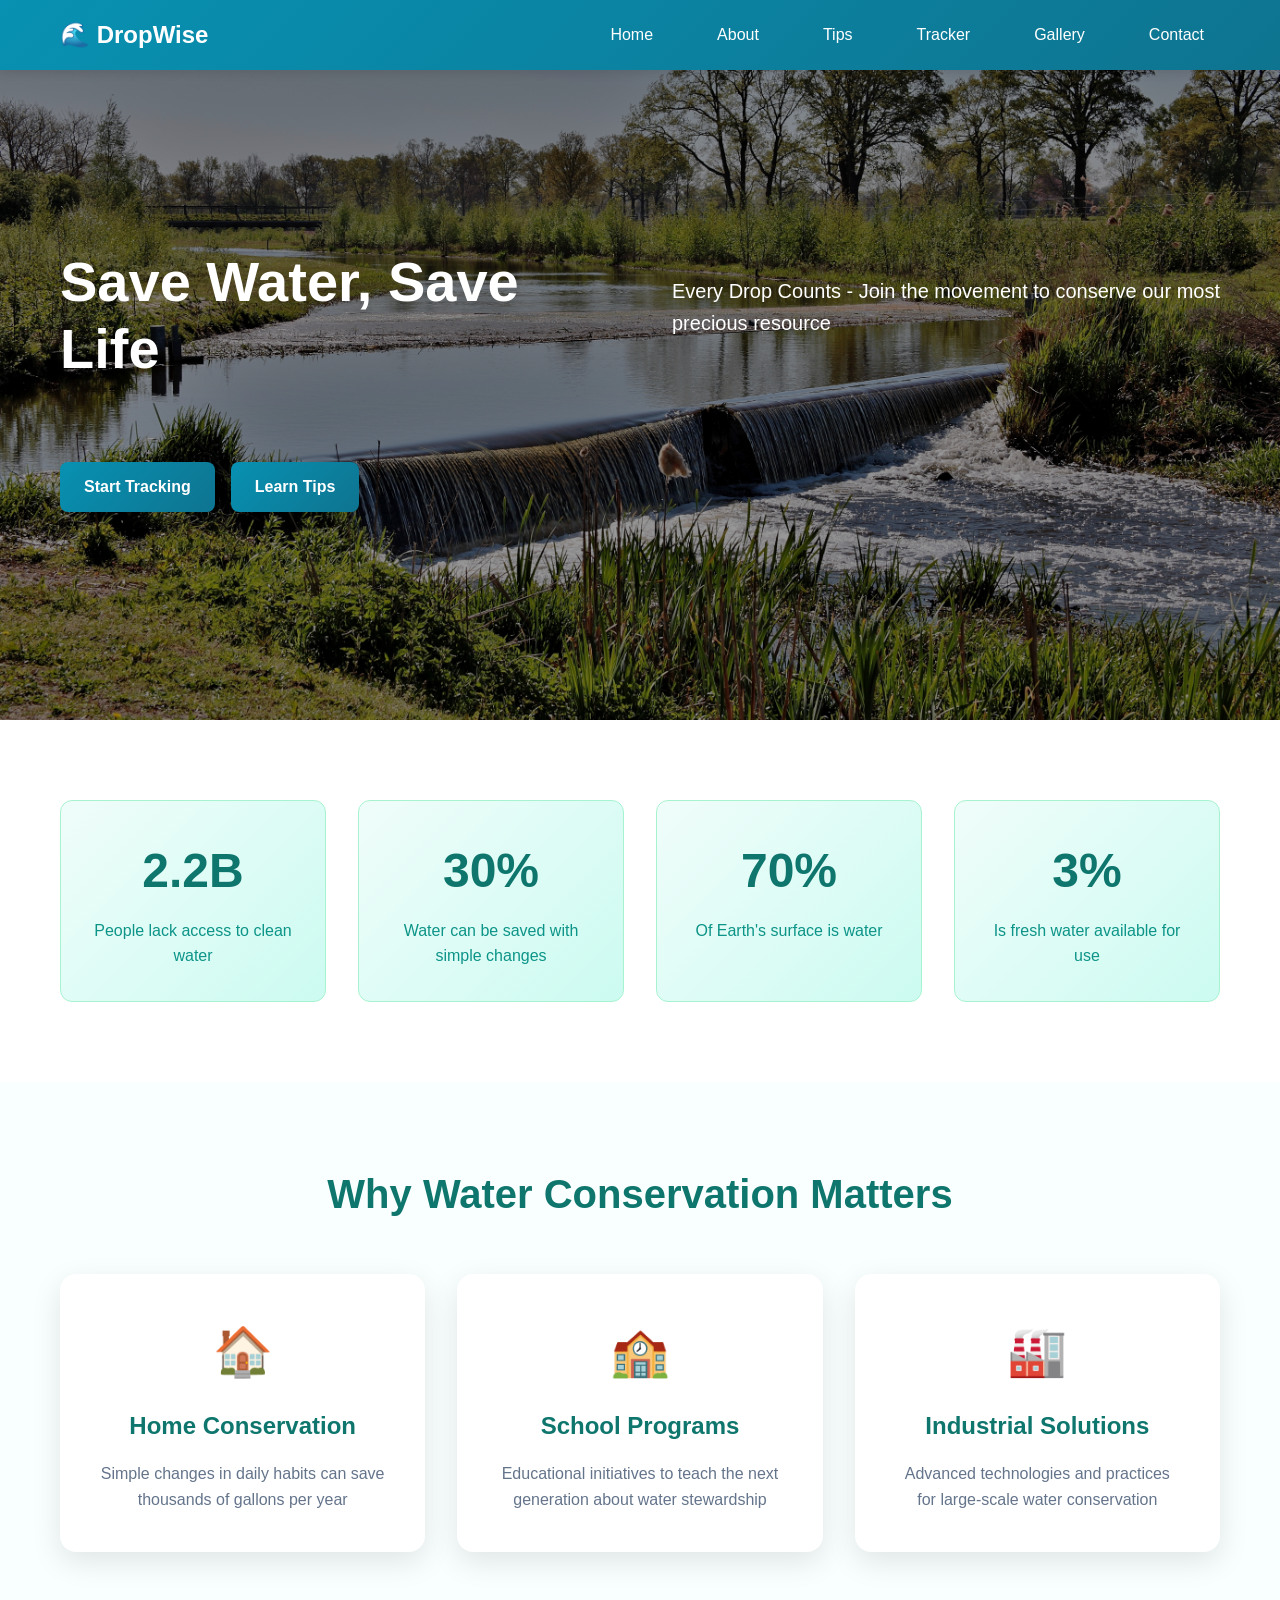
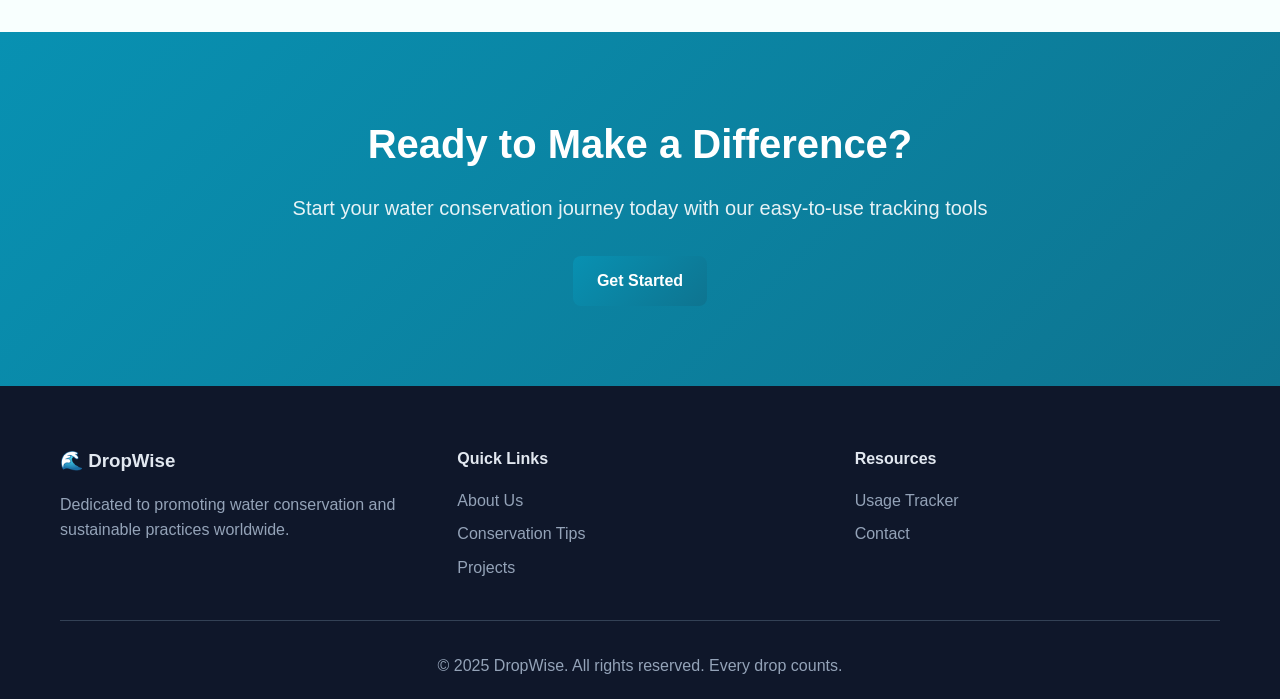
<file: index.html>
<!DOCTYPE html>
<html lang="en">
<head>
    <meta charset="UTF-8">
    <meta name="viewport" content="width=device-width, initial-scale=1.0">
    <title>DropWise</title>
    <link rel="stylesheet" href="styles.css">
</head>
<body>
    <!-- Navigation -->
    <nav class="navbar">
        <div class="nav-container">
            <div class="nav-logo">
                <h2>🌊 DropWise</h2>
            </div>
            <ul class="nav-menu">
                <li><a href="index.html" class="nav-link active">Home</a></li>
                <li><a href="about.html" class="nav-link">About</a></li>
                <li><a href="tips.html" class="nav-link">Tips</a></li>
                <li><a href="tracker.html" class="nav-link">Tracker</a></li>
                <li><a href="gallery.html" class="nav-link">Gallery</a></li>
                <li><a href="contact.html" class="nav-link">Contact</a></li>
            </ul>
            <div class="hamburger">
                <span></span>
                <span></span>
                <span></span>
            </div>
        </div>
    </nav>

    <!-- Hero Section -->
    <section class="hero">
        <div class="hero-content">
            <h1 class="hero-title">Save Water, Save Life</h1>
            <p class="hero-subtitle">Every Drop Counts - Join the movement to conserve our most precious resource</p>
            <div class="hero-buttons">
                <a href="tracker.html" class="btn btn-primary">Start Tracking</a>
                <a href="tips.html" class="btn btn-primary">Learn Tips</a>
            </div>
        </div>
    </section>

    <!-- Stats Section -->
    <section class="stats">
        <div class="container">
            <div class="stats-grid">
                <div class="stat-item">
                    <h3>2.2B</h3>
                    <p>People lack access to clean water</p>
                </div>
                <div class="stat-item">
                    <h3>30%</h3>
                    <p>Water can be saved with simple changes</p>
                </div>
                <div class="stat-item">
                    <h3>70%</h3>
                    <p>Of Earth's surface is water</p>
                </div>
                <div class="stat-item">
                    <h3>3%</h3>
                    <p>Is fresh water available for use</p>
                </div>
            </div>
        </div>
    </section>

    <!-- Features Section -->
    <section class="features">
        <div class="container">
            <h2 class="section-title">Why Water Conservation Matters</h2>
            <div class="features-grid">
                <div class="feature-card">
                    <div class="feature-icon">🏠</div>
                    <h3>Home Conservation</h3>
                    <p>Simple changes in daily habits can save thousands of gallons per year</p>
                </div>
                <div class="feature-card">
                    <div class="feature-icon">🏫</div>
                    <h3>School Programs</h3>
                    <p>Educational initiatives to teach the next generation about water stewardship</p>
                </div>
                <div class="feature-card">
                    <div class="feature-icon">🏭</div>
                    <h3>Industrial Solutions</h3>
                    <p>Advanced technologies and practices for large-scale water conservation</p>
                </div>
            </div>
        </div>
    </section>

    <!-- Call to Action -->
    <section class="cta">
        <div class="container">
            <h2>Ready to Make a Difference?</h2>
            <p>Start your water conservation journey today with our easy-to-use tracking tools</p>
            <a href="tracker.html" class="btn btn-primary">Get Started</a>
        </div>
    </section>

    <!-- Footer -->
    <footer class="footer">
        <div class="container">
            <div class="footer-content">
                <div class="footer-section">
                    <h3>🌊 DropWise</h3>
                    <p>Dedicated to promoting water conservation and sustainable practices worldwide.</p>
                </div>
                <div class="footer-section">
                    <h4>Quick Links</h4>
                    <ul>
                        <li><a href="about.html">About Us</a></li>
                        <li><a href="tips.html">Conservation Tips</a></li>
                        <li><a href="gallery.html">Projects</a></li>
                    </ul>
                </div>
                <div class="footer-section">
                    <h4>Resources</h4>
                    <ul>
                        <li><a href="tracker.html">Usage Tracker</a></li>
                        <li><a href="contact.html">Contact</a></li>
  
                    </ul>
                </div>
            </div>
            <div class="footer-bottom">
                <p>&copy; 2025 DropWise. All rights reserved. Every drop counts.</p>
            </div>
        </div>
    </footer>

    <script src="script.js"></script>
</body>
</html>
</file>
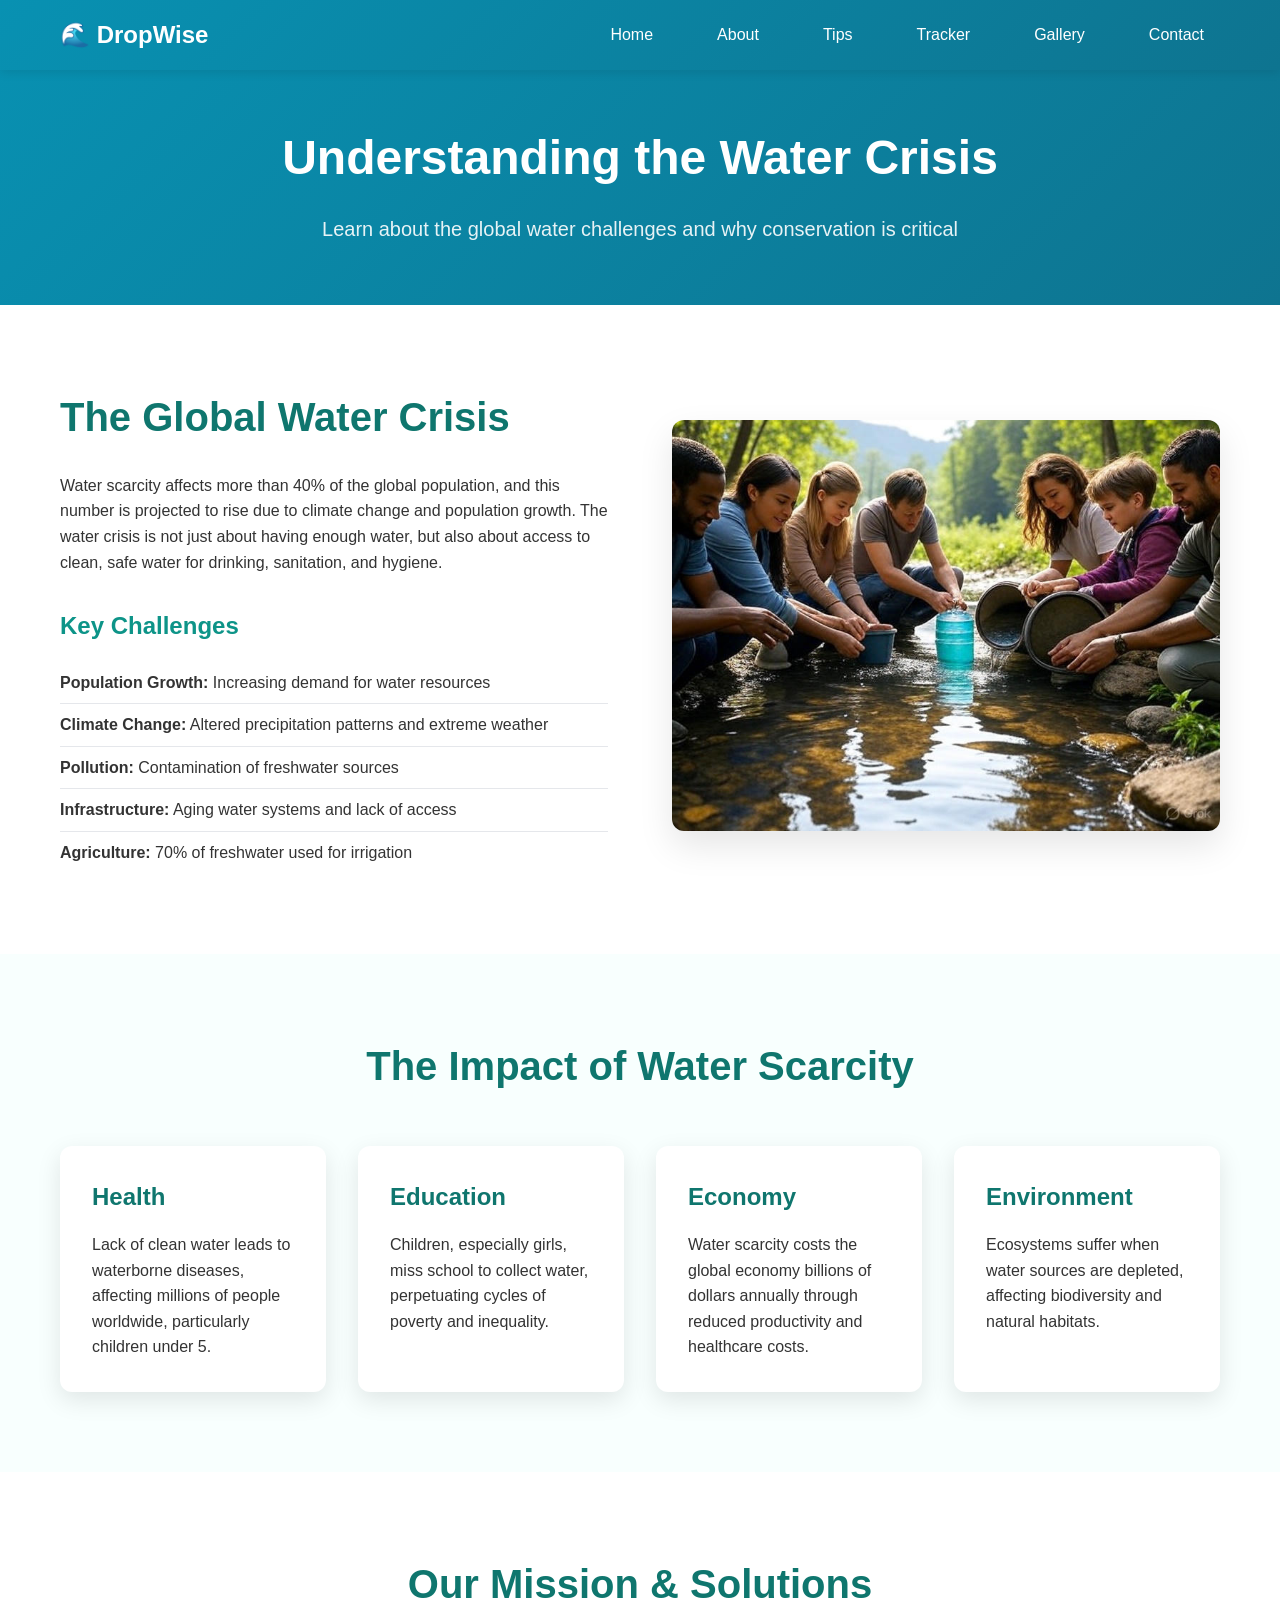
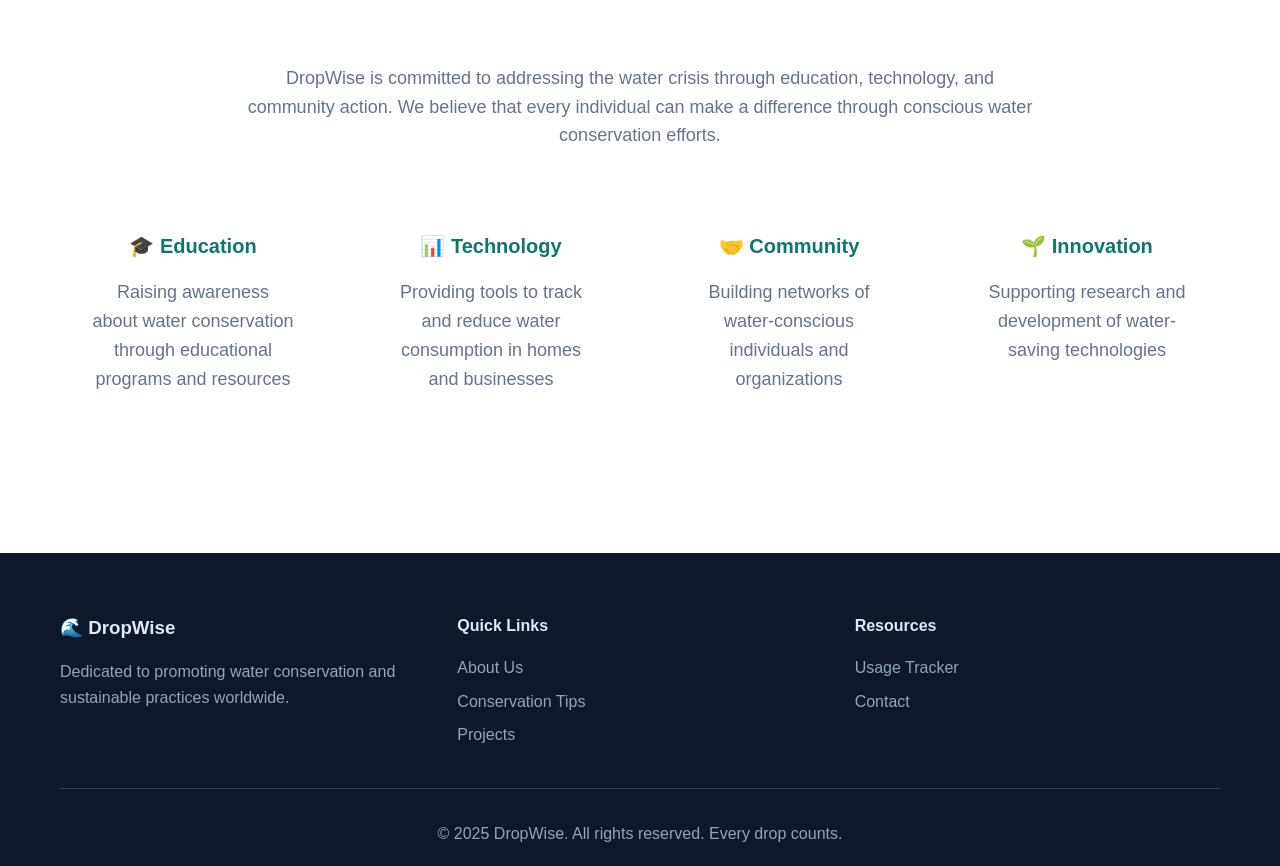
<file: about.html>
<!DOCTYPE html>
<html lang="en">
<head>
    <meta charset="UTF-8">
    <meta name="viewport" content="width=device-width, initial-scale=1.0">
    <title>About - Water Crisis | DropWise</title>
    <link rel="stylesheet" href="styles.css">
</head>
<body>
    <!-- Navigation -->
    <nav class="navbar">
        <div class="nav-container">
            <div class="nav-logo">
                <h2>🌊 DropWise</h2>
            </div>
            <ul class="nav-menu">
                <li><a href="index.html" class="nav-link">Home</a></li>
                <li><a href="about.html" class="nav-link active">About</a></li>
                <li><a href="tips.html" class="nav-link">Tips</a></li>
                <li><a href="tracker.html" class="nav-link">Tracker</a></li>
                <li><a href="gallery.html" class="nav-link">Gallery</a></li>
                <li><a href="contact.html" class="nav-link">Contact</a></li>
            </ul>
            <div class="hamburger">
                <span></span>
                <span></span>
                <span></span>
            </div>
        </div>
    </nav>

    <!-- Page Header -->
    <section class="page-header">
        <div class="container">
            <h1>Understanding the Water Crisis</h1>
            <p>Learn about the global water challenges and why conservation is critical</p>
        </div>
    </section>

    <!-- About Content -->
    <section class="about-content">
        <div class="container">
            <div class="content-grid">
                <div class="content-text">
                    <h2>The Global Water Crisis</h2>
                    <p>Water scarcity affects more than 40% of the global population, and this number is projected to rise due to climate change and population growth. The water crisis is not just about having enough water, but also about access to clean, safe water for drinking, sanitation, and hygiene.</p>
                    
                    <h3>Key Challenges</h3>
                    <ul>
                        <li><strong>Population Growth:</strong> Increasing demand for water resources</li>
                        <li><strong>Climate Change:</strong> Altered precipitation patterns and extreme weather</li>
                        <li><strong>Pollution:</strong> Contamination of freshwater sources</li>
                        <li><strong>Infrastructure:</strong> Aging water systems and lack of access</li>
                        <li><strong>Agriculture:</strong> 70% of freshwater used for irrigation</li>
                    </ul>
                </div>
                <div class="content-image">
                    <img src="image.jpg" alt="Water Crisis">
                </div>
            </div>
        </div>
    </section>

    <!-- Impact Section -->
    <section class="impact">
        <div class="container">
            <h2 class="section-title">The Impact of Water Scarcity</h2>
            <div class="impact-grid">
                <div class="impact-card">
                    <h3>Health</h3>
                    <p>Lack of clean water leads to waterborne diseases, affecting millions of people worldwide, particularly children under 5.</p>
                </div>
                <div class="impact-card">
                    <h3>Education</h3>
                    <p>Children, especially girls, miss school to collect water, perpetuating cycles of poverty and inequality.</p>
                </div>
                <div class="impact-card">
                    <h3>Economy</h3>
                    <p>Water scarcity costs the global economy billions of dollars annually through reduced productivity and healthcare costs.</p>
                </div>
                <div class="impact-card">
                    <h3>Environment</h3>
                    <p>Ecosystems suffer when water sources are depleted, affecting biodiversity and natural habitats.</p>
                </div>
            </div>
        </div>
    </section>

    <!-- Solutions Section -->
    <section class="solutions">
        <div class="container">
            <h2 class="section-title">Our Mission & Solutions</h2>
            <div class="solutions-content">
                <p>DropWise is committed to addressing the water crisis through education, technology, and community action. We believe that every individual can make a difference through conscious water conservation efforts.</p>
                
                <div class="solutions-grid">
                    <div class="solution-item">
                        <h4>🎓 Education</h4>
                        <p>Raising awareness about water conservation through educational programs and resources</p>
                    </div>
                    <div class="solution-item">
                        <h4>📊 Technology</h4>
                        <p>Providing tools to track and reduce water consumption in homes and businesses</p>
                    </div>
                    <div class="solution-item">
                        <h4>🤝 Community</h4>
                        <p>Building networks of water-conscious individuals and organizations</p>
                    </div>
                    <div class="solution-item">
                        <h4>🌱 Innovation</h4>
                        <p>Supporting research and development of water-saving technologies</p>
                    </div>
                </div>
            </div>
        </div>
    </section>

    <!-- Footer -->
    <footer class="footer">
        <div class="container">
            <div class="footer-content">
                <div class="footer-section">
                    <h3>🌊 DropWise</h3>
                    <p>Dedicated to promoting water conservation and sustainable practices worldwide.</p>
                </div>
                <div class="footer-section">
                    <h4>Quick Links</h4>
                    <ul>
                        <li><a href="about.html">About Us</a></li>
                        <li><a href="tips.html">Conservation Tips</a></li>
                        <li><a href="gallery.html">Projects</a></li>
                    </ul>
                </div>
                <div class="footer-section">
                    <h4>Resources</h4>
                    <ul>
                        <li><a href="tracker.html">Usage Tracker</a></li>
                        <li><a href="contact.html">Contact</a></li>

                    </ul>
                </div>
            </div>
            <div class="footer-bottom">
                <p>&copy; 2025 DropWise. All rights reserved. Every drop counts.</p>
            </div>
        </div>
    </footer>

    <script src="script.js"></script>
</body>
</html>
</file>
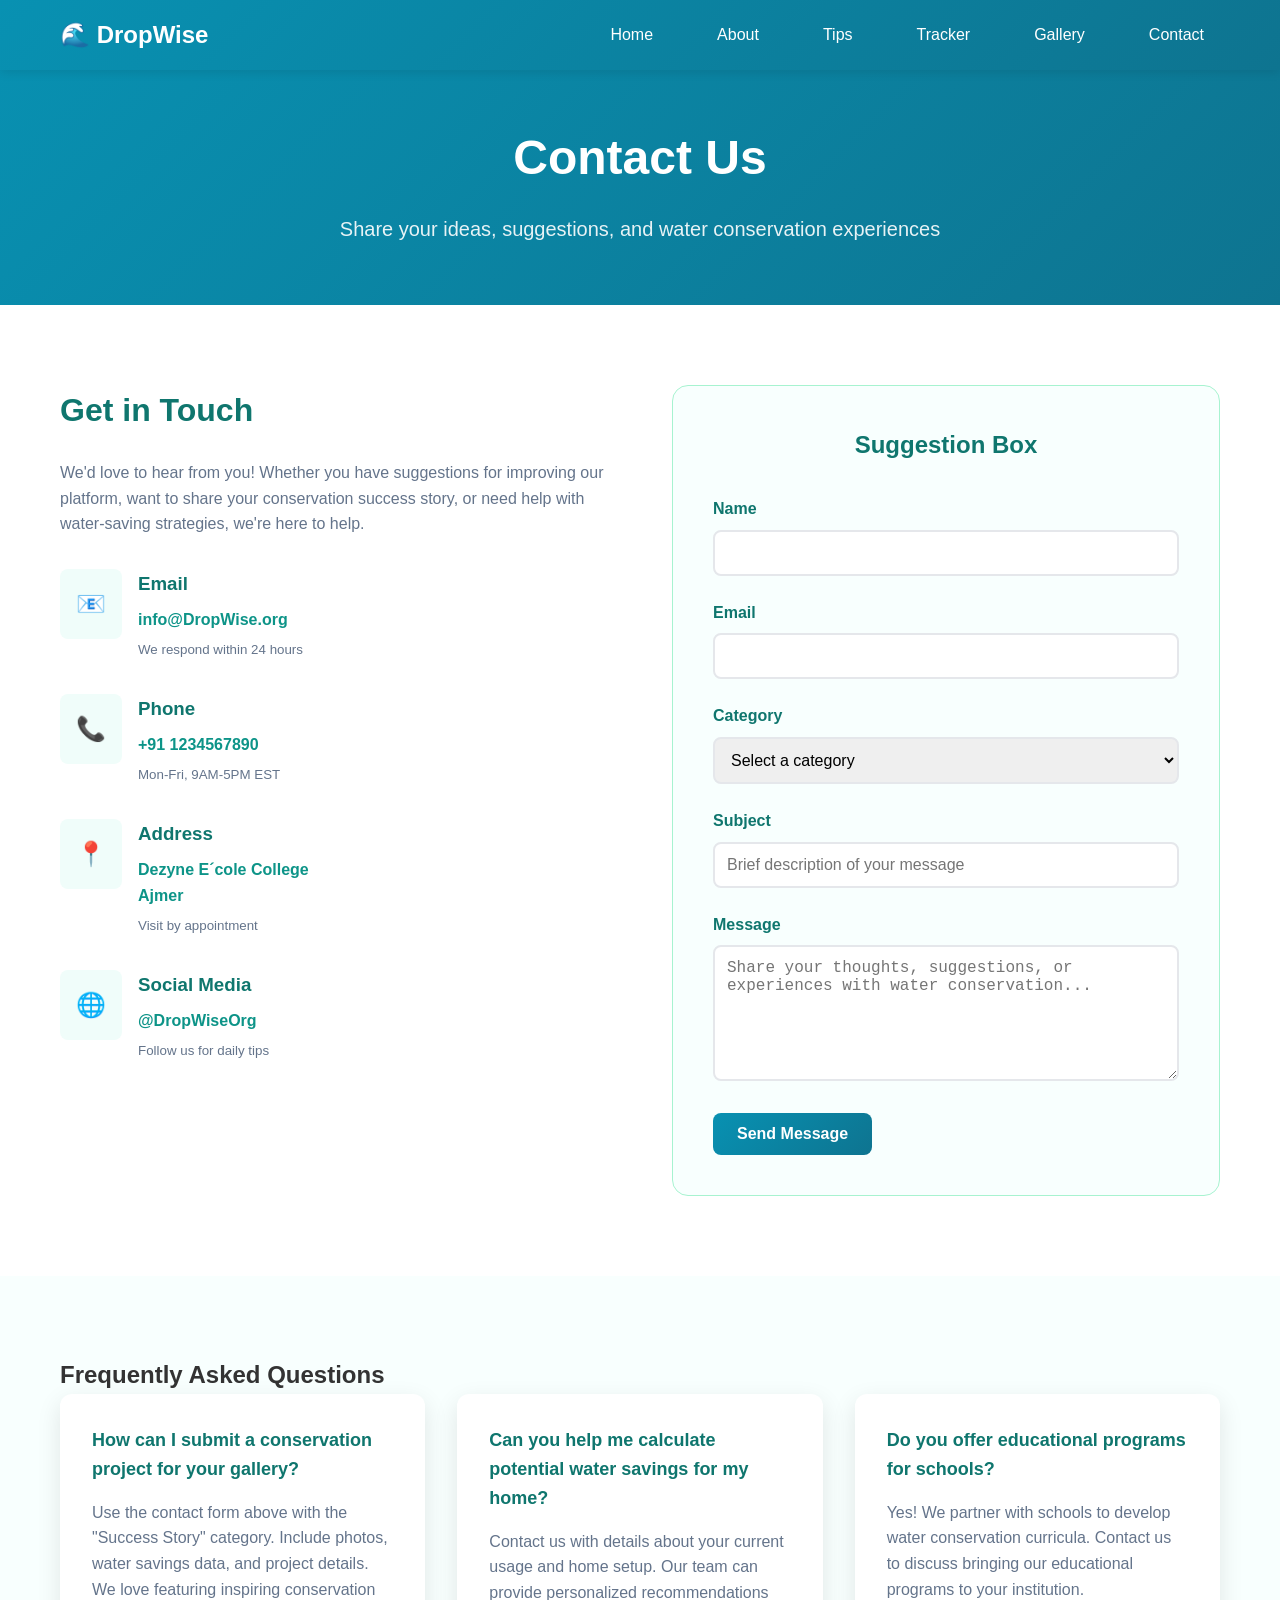
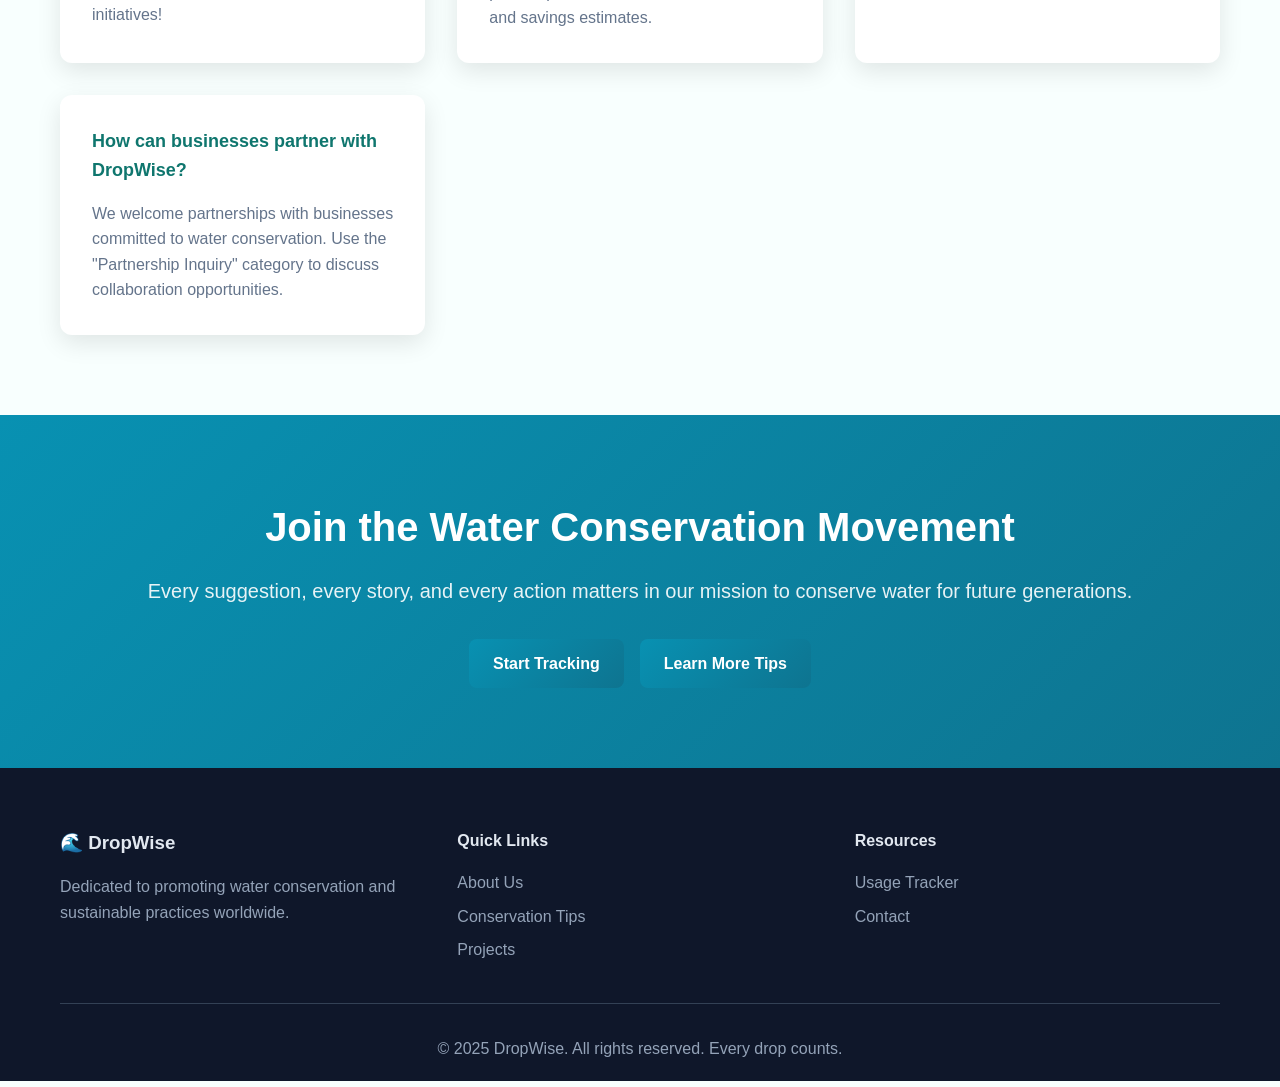
<file: contact.html>
<!DOCTYPE html>
<html lang="en">
<head>
    <meta charset="UTF-8">
    <meta name="viewport" content="width=device-width, initial-scale=1.0">
    <title>Contact & Suggestions | DropWise</title>
    <link rel="stylesheet" href="styles.css">
</head>
<body>
    <!-- Navigation -->
    <nav class="navbar">
        <div class="nav-container">
            <div class="nav-logo">
                <h2>🌊 DropWise</h2>
            </div>
            <ul class="nav-menu">
                <li><a href="index.html" class="nav-link">Home</a></li>
                <li><a href="about.html" class="nav-link">About</a></li>
                <li><a href="tips.html" class="nav-link">Tips</a></li>
                <li><a href="tracker.html" class="nav-link">Tracker</a></li>
                <li><a href="gallery.html" class="nav-link">Gallery</a></li>
                <li><a href="contact.html" class="nav-link active">Contact</a></li>
            </ul>
            <div class="hamburger">
                <span></span>
                <span></span>
                <span></span>
            </div>
        </div>
    </nav>

    <!-- Page Header -->
    <section class="page-header">
        <div class="container">
            <h1>Contact Us</h1>
            <p>Share your ideas, suggestions, and water conservation experiences</p>
        </div>
    </section>

    <!-- Contact Content -->
    <section class="contact-content">
        <div class="container">
            <div class="contact-grid">
                <!-- Contact Information -->
                <div class="contact-info">
                    <h2>Get in Touch</h2>
                    <p>We'd love to hear from you! Whether you have suggestions for improving our platform, want to share your conservation success story, or need help with water-saving strategies, we're here to help.</p>
                    
                    <div class="contact-methods">
                        <div class="contact-method">
                            <div class="method-icon">📧</div>
                            <div class="method-details">
                                <h3>Email</h3>
                                <p>info@DropWise.org</p>
                                <small>We respond within 24 hours</small>
                            </div>
                        </div>
                        
                        <div class="contact-method">
                            <div class="method-icon">📞</div>
                            <div class="method-details">
                                <h3>Phone</h3>
                                <p>+91 1234567890</p>
                                <small>Mon-Fri, 9AM-5PM EST</small>
                            </div>
                        </div>
                        
                        <div class="contact-method">
                            <div class="method-icon">📍</div>
                            <div class="method-details">
                                <h3>Address</h3>
                                <p>Dezyne E&acute;cole College<br>Ajmer</p>
                                <small>Visit by appointment</small>
                            </div>
                        </div>
                        
                        <div class="contact-method">
                            <div class="method-icon">🌐</div>
                            <div class="method-details">
                                <h3>Social Media</h3>
                                <p>@DropWiseOrg</p>
                                <small>Follow us for daily tips</small>
                            </div>
                        </div>
                    </div>
                </div>

                <!-- Suggestion Form -->
                <div class="suggestion-form">
                    <h2>Suggestion Box</h2>
                    <form id="suggestionForm">
                        <div class="form-group">
                            <label for="name">Name</label>
                            <input type="text" id="name" name="name" required>
                        </div>
                        
                        <div class="form-group">
                            <label for="email">Email</label>
                            <input type="email" id="email" name="email" required>
                        </div>
                        
                        <div class="form-group">
                            <label for="category">Category</label>
                            <select id="category" name="category" required>
                                <option value="">Select a category</option>
                                <option value="suggestion">General Suggestion</option>
                                <option value="feature">Feature Request</option>
                                <option value="bug">Bug Report</option>
                                <option value="success-story">Success Story</option>
                                <option value="partnership">Partnership Inquiry</option>
                                <option value="education">Educational Content</option>
                                <option value="other">Other</option>
                            </select>
                        </div>
                        
                        <div class="form-group">
                            <label for="subject">Subject</label>
                            <input type="text" id="subject" name="subject" required placeholder="Brief description of your message">
                        </div>
                        
                        <div class="form-group">
                            <label for="message">Message</label>
                            <textarea id="message" name="message" rows="6" required placeholder="Share your thoughts, suggestions, or experiences with water conservation..."></textarea>
                        </div>
                        
                        <button type="submit" class="btn btn-primary">Send Message</button>
                    </form>
                    
                    <div class="form-success" id="formSuccess" style="display: none;">
                        <h3>Thank you for your message!</h3>
                        <p>We've received your suggestion and will get back to you soon.</p>
                    </div>
                </div>
            </div>
        </div>
    </section>

    <!-- FAQ Section -->
    <section class="faq-section">
        <div class="container">
            <h2>Frequently Asked Questions</h2>
            <div class="faq-grid">
                <div class="faq-item">
                    <h3>How can I submit a conservation project for your gallery?</h3>
                    <p>Use the contact form above with the "Success Story" category. Include photos, water savings data, and project details. We love featuring inspiring conservation initiatives!</p>
                </div>
                
                <div class="faq-item">
                    <h3>Can you help me calculate potential water savings for my home?</h3>
                    <p>Contact us with details about your current usage and home setup. Our team can provide personalized recommendations and savings estimates.</p>
                </div>
                
                <div class="faq-item">
                    <h3>Do you offer educational programs for schools?</h3>
                    <p>Yes! We partner with schools to develop water conservation curricula. Contact us to discuss bringing our educational programs to your institution.</p>
                </div>
                
                <div class="faq-item">
                    <h3>How can businesses partner with DropWise?</h3>
                    <p>We welcome partnerships with businesses committed to water conservation. Use the "Partnership Inquiry" category to discuss collaboration opportunities.</p>
                </div>
            </div>
        </div>
    </section>

    <!-- Call to Action -->
    <section class="contact-cta">
        <div class="container">
            <h2>Join the Water Conservation Movement</h2>
            <p>Every suggestion, every story, and every action matters in our mission to conserve water for future generations.</p>
            <div class="cta-buttons">
                <a href="tracker.html" class="btn btn-primary">Start Tracking</a>
                <a href="tips.html" class="btn btn-primary">Learn More Tips</a>
            </div>
        </div>
    </section>

    <!-- Footer -->
    <footer class="footer">
        <div class="container">
            <div class="footer-content">
                <div class="footer-section">
                    <h3>🌊 DropWise</h3>
                    <p>Dedicated to promoting water conservation and sustainable practices worldwide.</p>
                </div>
                <div class="footer-section">
                    <h4>Quick Links</h4>
                    <ul>
                        <li><a href="about.html">About Us</a></li>
                        <li><a href="tips.html">Conservation Tips</a></li>
                        <li><a href="gallery.html">Projects</a></li>
                    </ul>
                </div>
                <div class="footer-section">
                    <h4>Resources</h4>
                    <ul>
                        <li><a href="tracker.html">Usage Tracker</a></li>
                        <li><a href="contact.html">Contact</a></li>
                    </ul>
                </div>
            </div>
            <div class="footer-bottom">
                <p>&copy; 2025 DropWise. All rights reserved. Every drop counts.</p>
            </div>
        </div>
    </footer>

    <script src="script.js"></script>
</body>
</html>
</file>
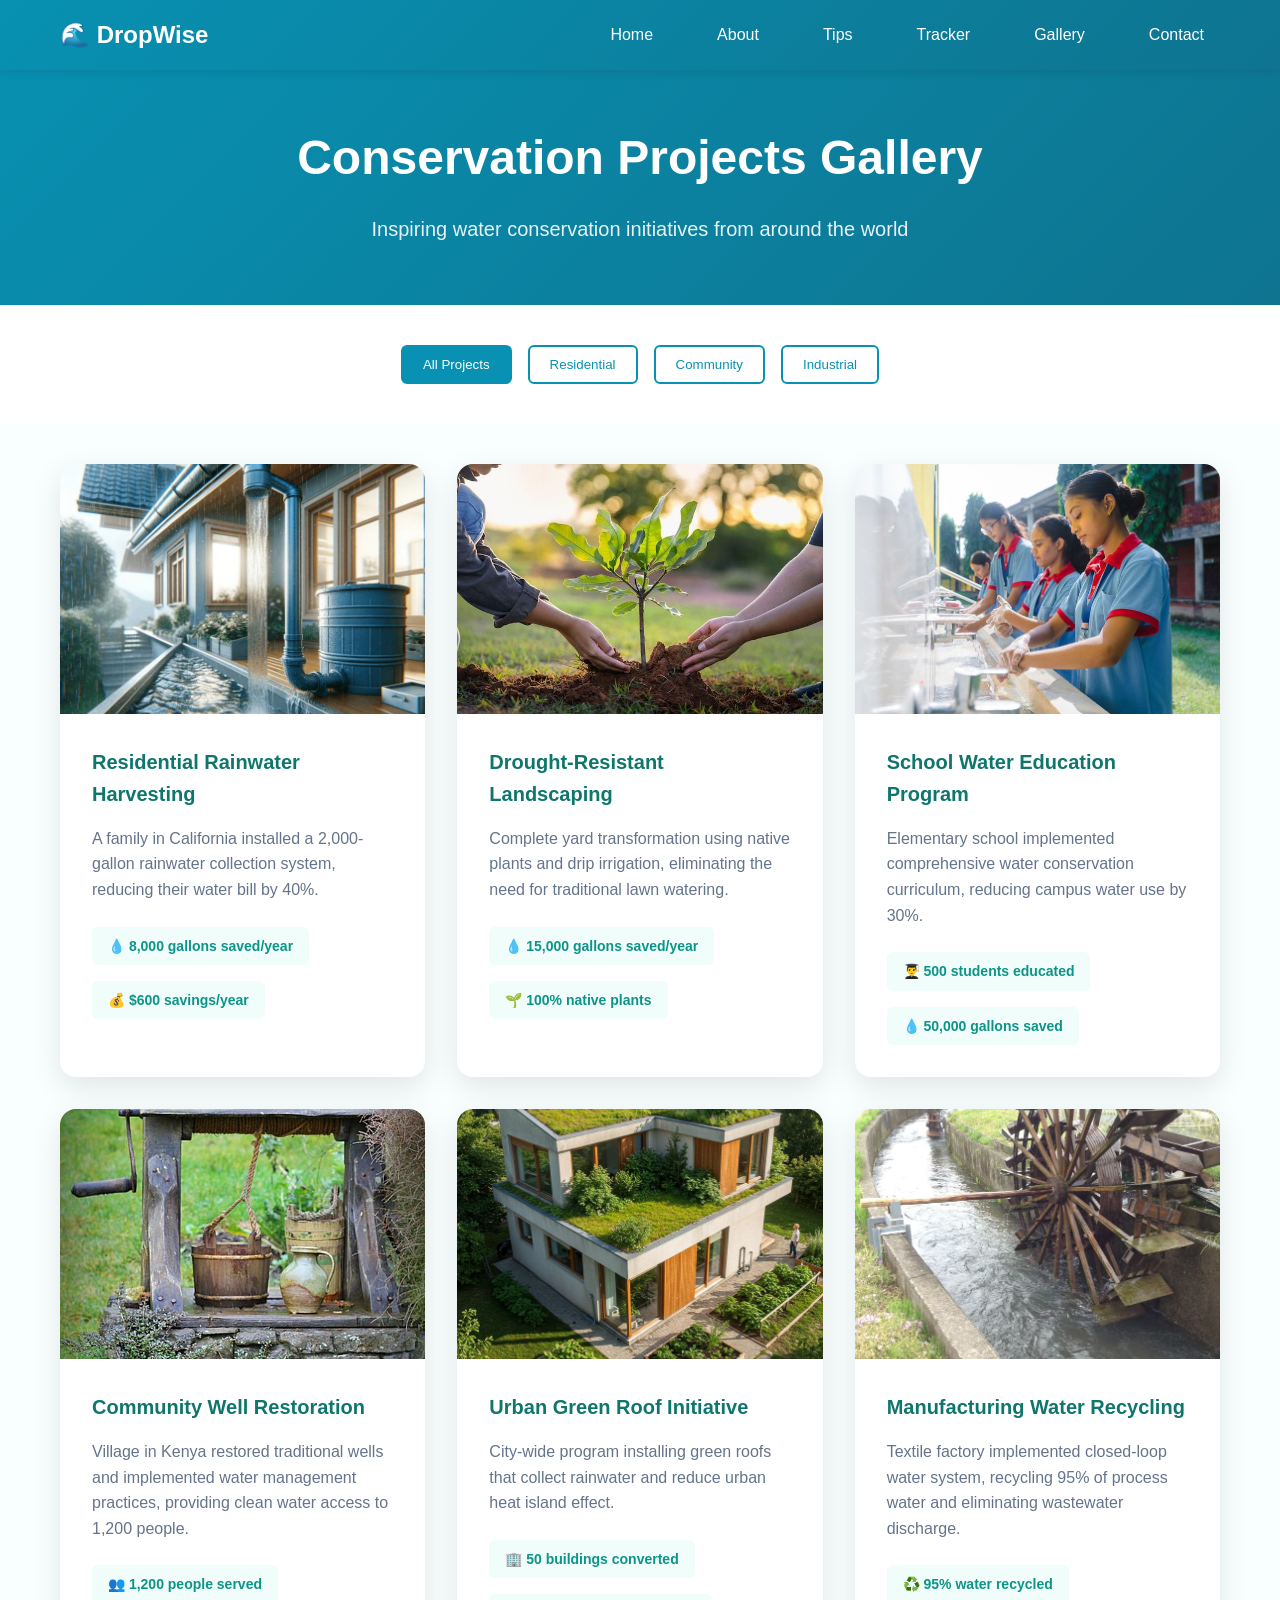
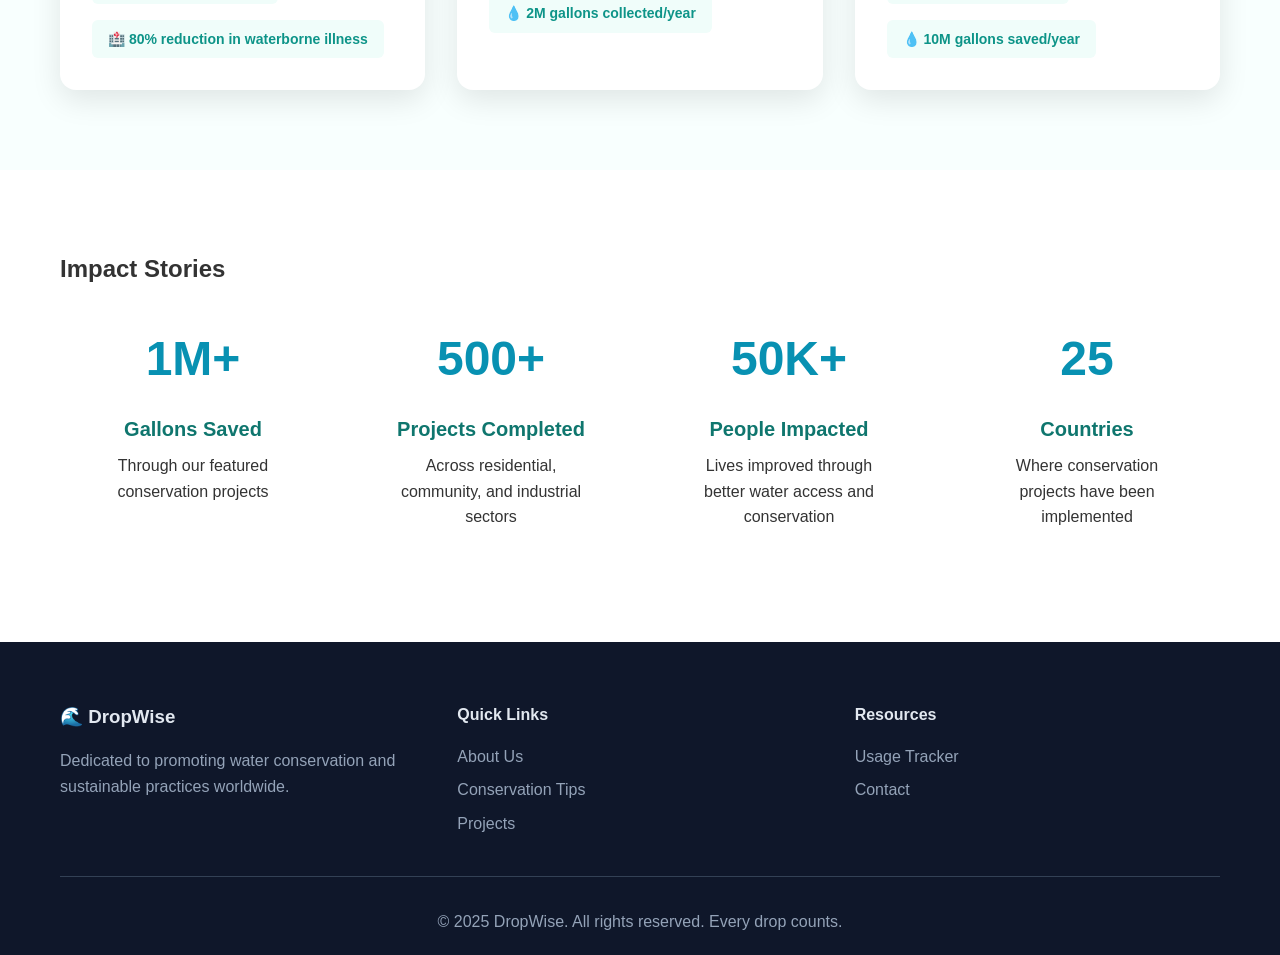
<file: gallery.html>
<!DOCTYPE html>
<html lang="en">
<head>
    <meta charset="UTF-8">
    <meta name="viewport" content="width=device-width, initial-scale=1.0">
    <title>Conservation Projects Gallery | DropWise</title>
    <link rel="stylesheet" href="styles.css">
</head>
<body>
    <!-- Navigation -->
    <nav class="navbar">
        <div class="nav-container">
            <div class="nav-logo">
                <h2>🌊 DropWise</h2>
            </div>
            <ul class="nav-menu">
                <li><a href="index.html" class="nav-link">Home</a></li>
                <li><a href="about.html" class="nav-link">About</a></li>
                <li><a href="tips.html" class="nav-link">Tips</a></li>
                <li><a href="tracker.html" class="nav-link">Tracker</a></li>
                <li><a href="gallery.html" class="nav-link active">Gallery</a></li>
                <li><a href="contact.html" class="nav-link">Contact</a></li>
            </ul>
            <div class="hamburger">
                <span></span>
                <span></span>
                <span></span>
            </div>
        </div>
    </nav>

    <!-- Page Header -->
    <section class="page-header">
        <div class="container">
            <h1>Conservation Projects Gallery</h1>
            <p>Inspiring water conservation initiatives from around the world</p>
        </div>
    </section>

    <!-- Gallery Filters -->
    <section class="gallery-filters">
        <div class="container">
            <div class="filter-buttons">
                <button class="filter-btn active" data-filter="all">All Projects</button>
                <button class="filter-btn" data-filter="residential">Residential</button>
                <button class="filter-btn" data-filter="community">Community</button>
                <button class="filter-btn" data-filter="industrial">Industrial</button>
            </div>
        </div>
    </section>

    <!-- Gallery Grid -->
    <section class="gallery-grid">
        <div class="container">
            <div class="projects-grid">
                <!-- Residential Projects -->
                <div class="project-card" data-category="residential">
                    <div class="project-image">
                        <img src="Discover The Benefits Of Rainwater Harvesting_ Save Money, Conserve Water, And Support Sustainability.jpg" alt="Rainwater Harvesting">
                    </div>
                    <div class="project-content">
                        <h3>Residential Rainwater Harvesting</h3>
                        <p>A family in California installed a 2,000-gallon rainwater collection system, reducing their water bill by 40%.</p>
                        <div class="project-stats">
                            <span class="stat">💧 8,000 gallons saved/year</span>
                            <span class="stat">💰 $600 savings/year</span>
                        </div>
                    </div>
                </div>

                <div class="project-card" data-category="residential">
                    <div class="project-image">
                        <img src="People hands planting small tree in sunset concept save earth _ Premium Photo.jpg" alt="Drought-Resistant Garden">
                    </div>
                    <div class="project-content">
                        <h3>Drought-Resistant Landscaping</h3>
                        <p>Complete yard transformation using native plants and drip irrigation, eliminating the need for traditional lawn watering.</p>
                        <div class="project-stats">
                            <span class="stat">💧 15,000 gallons saved/year</span>
                            <span class="stat">🌱 100% native plants</span>
                        </div>
                    </div>
                </div>

                <!-- Community Projects -->
                <div class="project-card" data-category="community">
                    <div class="project-image">
                        <img src="Water and Sanitation for Communities.jpg" alt="School Conservation Program">
                    </div>
                    <div class="project-content">
                        <h3>School Water Education Program</h3>
                        <p>Elementary school implemented comprehensive water conservation curriculum, reducing campus water use by 30%.</p>
                        <div class="project-stats">
                            <span class="stat">👨‍🎓 500 students educated</span>
                            <span class="stat">💧 50,000 gallons saved</span>
                        </div>
                    </div>
                </div>

                <div class="project-card" data-category="community">
                    <div class="project-image">
                        <img src="download.jpg" alt="Community Well Project">
                    </div>
                    <div class="project-content">
                        <h3>Community Well Restoration</h3>
                        <p>Village in Kenya restored traditional wells and implemented water management practices, providing clean water access to 1,200 people.</p>
                        <div class="project-stats">
                            <span class="stat">👥 1,200 people served</span>
                            <span class="stat">🏥 80% reduction in waterborne illness</span>
                        </div>
                    </div>
                </div>

                <div class="project-card" data-category="community">
                    <div class="project-image">
                        <img src="The Hottest Rooftop Garden Trends You’ll Want to Try This Year!.jpg" alt="Urban Green Roof">
                    </div>
                    <div class="project-content">
                        <h3>Urban Green Roof Initiative</h3>
                        <p>City-wide program installing green roofs that collect rainwater and reduce urban heat island effect.</p>
                        <div class="project-stats">
                            <span class="stat">🏢 50 buildings converted</span>
                            <span class="stat">💧 2M gallons collected/year</span>
                        </div>
                    </div>
                </div>

                <!-- Industrial Projects -->
                <div class="project-card" data-category="industrial">
                    <div class="project-image">
                        <img src="Bamboo water wheels.jpg" alt="Industrial Water Recycling">
                    </div>
                    <div class="project-content">
                        <h3>Manufacturing Water Recycling</h3>
                        <p>Textile factory implemented closed-loop water system, recycling 95% of process water and eliminating wastewater discharge.</p>
                        <div class="project-stats">
                            <span class="stat">♻️ 95% water recycled</span>
                            <span class="stat">💧 10M gallons saved/year</span>
                        </div>
                    </div>
                </div>
                </div>
            </div>
        </div>
    </section>

    <!-- Success Stories -->
    <section class="success-stories">
        <div class="container">
            <h2>Impact Stories</h2>
            <div class="stories-grid">
                <div class="story-card">
                    <div class="story-number">1M+</div>
                    <h3>Gallons Saved</h3>
                    <p>Through our featured conservation projects</p>
                </div>
                <div class="story-card">
                    <div class="story-number">500+</div>
                    <h3>Projects Completed</h3>
                    <p>Across residential, community, and industrial sectors</p>
                </div>
                <div class="story-card">
                    <div class="story-number">50K+</div>
                    <h3>People Impacted</h3>
                    <p>Lives improved through better water access and conservation</p>
                </div>
                <div class="story-card">
                    <div class="story-number">25</div>
                    <h3>Countries</h3>
                    <p>Where conservation projects have been implemented</p>
                </div>
            </div>
        </div>
    </section>

    <!-- Footer -->
    <footer class="footer">
        <div class="container">
            <div class="footer-content">
                <div class="footer-section">
                    <h3>🌊 DropWise</h3>
                    <p>Dedicated to promoting water conservation and sustainable practices worldwide.</p>
                </div>
                <div class="footer-section">
                    <h4>Quick Links</h4>
                    <ul>
                        <li><a href="about.html">About Us</a></li>
                        <li><a href="tips.html">Conservation Tips</a></li>
                        <li><a href="gallery.html">Projects</a></li>
                    </ul>
                </div>
                <div class="footer-section">
                    <h4>Resources</h4>
                    <ul>
                        <li><a href="tracker.html">Usage Tracker</a></li>
                        <li><a href="contact.html">Contact</a></li>

                    </ul>
                </div>
            </div>
            <div class="footer-bottom">
                <p>&copy; 2025 DropWise. All rights reserved. Every drop counts.</p>
            </div>
        </div>
    </footer>

    <script src="script.js"></script>
</body>
</html>
</file>
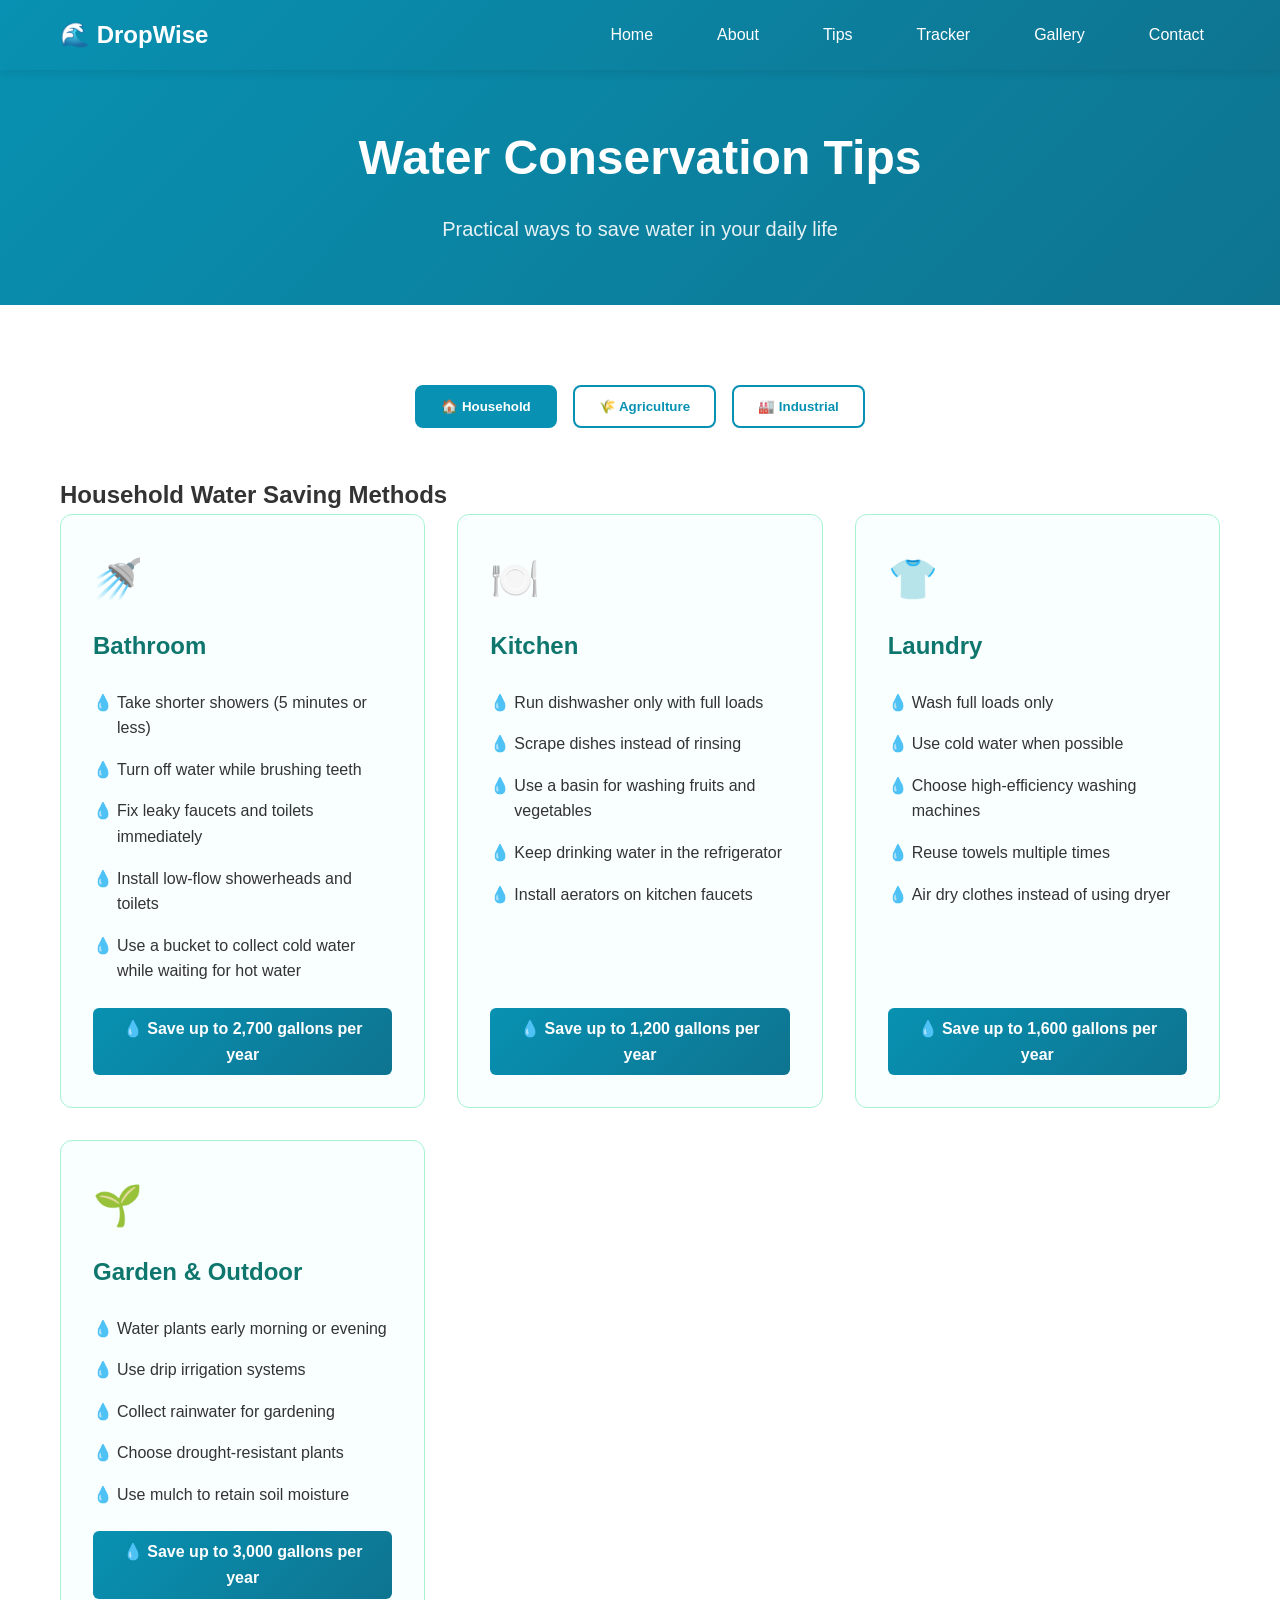
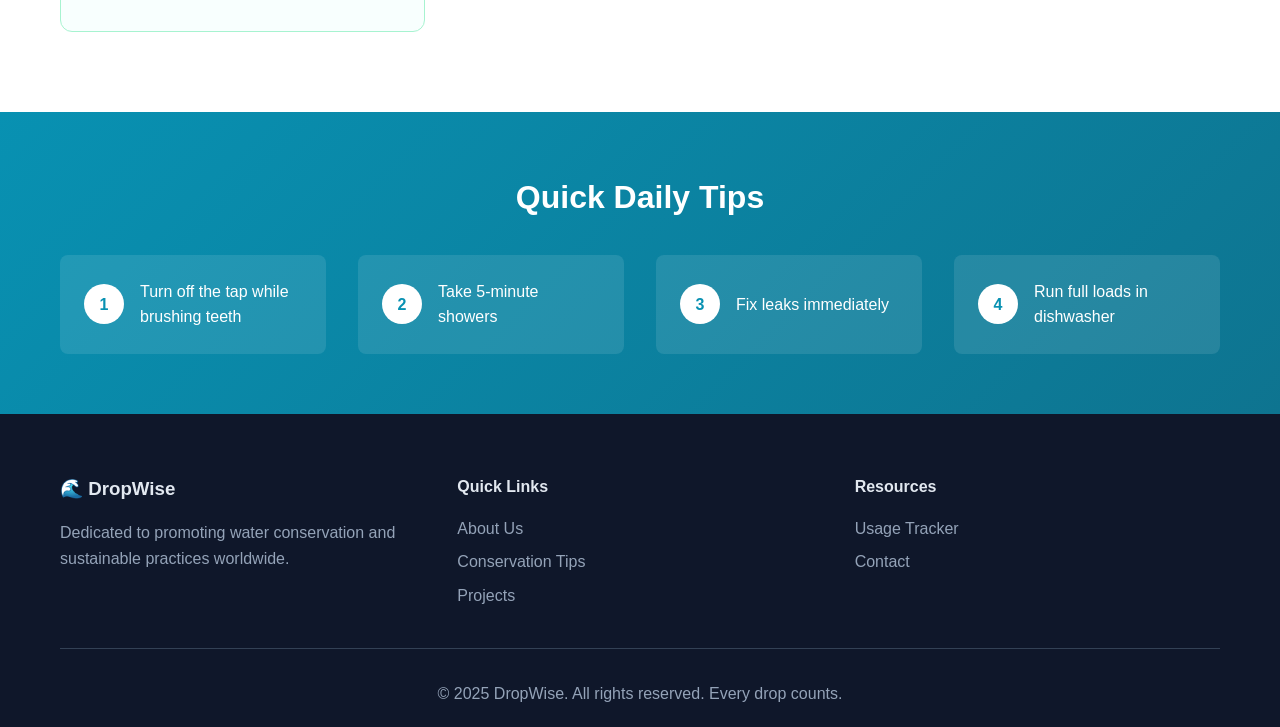
<file: tips.html>
<!DOCTYPE html>
<html lang="en">
<head>
    <meta charset="UTF-8">
    <meta name="viewport" content="width=device-width, initial-scale=1.0">
    <title>Water Saving Tips | DropWise</title>
    <link rel="stylesheet" href="styles.css">
</head>
<body>
    <!-- Navigation -->
    <nav class="navbar">
        <div class="nav-container">
            <div class="nav-logo">
                <h2>🌊 DropWise</h2>
            </div>
            <ul class="nav-menu">
                <li><a href="index.html" class="nav-link">Home</a></li>
                <li><a href="about.html" class="nav-link">About</a></li>
                <li><a href="tips.html" class="nav-link active">Tips</a></li>
                <li><a href="tracker.html" class="nav-link">Tracker</a></li>
                <li><a href="gallery.html" class="nav-link">Gallery</a></li>
                <li><a href="contact.html" class="nav-link">Contact</a></li>
            </ul>
            <div class="hamburger">
                <span></span>
                <span></span>
                <span></span>
            </div>
        </div>
    </nav>

    <!-- Page Header -->
    <section class="page-header">
        <div class="container">
            <h1>Water Conservation Tips</h1>
            <p>Practical ways to save water in your daily life</p>
        </div>
    </section>

    <!-- Tips Categories -->
    <section class="tips-categories">
        <div class="container">
            <div class="category-tabs">
                <button class="tab-btn active" data-category="household">🏠 Household</button>
                <button class="tab-btn" data-category="agriculture">🌾 Agriculture</button>
                <button class="tab-btn" data-category="industrial">🏭 Industrial</button>
            </div>

            <!-- Household Tips -->
            <div class="tips-content active" id="household">
                <h2>Household Water Saving Methods</h2>
                <div class="tips-grid">
                    <div class="tip-card">
                        <div class="tip-icon">🚿</div>
                        <h3>Bathroom</h3>
                        <ul>
                            <li>Take shorter showers (5 minutes or less)</li>
                            <li>Turn off water while brushing teeth</li>
                            <li>Fix leaky faucets and toilets immediately</li>
                            <li>Install low-flow showerheads and toilets</li>
                            <li>Use a bucket to collect cold water while waiting for hot water</li>
                        </ul>
                        <p class="savings">💧 Save up to 2,700 gallons per year</p>
                    </div>

                    <div class="tip-card">
                        <div class="tip-icon">🍽️</div>
                        <h3>Kitchen</h3>
                        <ul>
                            <li>Run dishwasher only with full loads</li>
                            <li>Scrape dishes instead of rinsing</li>
                            <li>Use a basin for washing fruits and vegetables</li>
                            <li>Keep drinking water in the refrigerator</li>
                            <li>Install aerators on kitchen faucets</li>
                        </ul>
                        <p class="savings">💧 Save up to 1,200 gallons per year</p>
                    </div>

                    <div class="tip-card">
                        <div class="tip-icon">👕</div>
                        <h3>Laundry</h3>
                        <ul>
                            <li>Wash full loads only</li>
                            <li>Use cold water when possible</li>
                            <li>Choose high-efficiency washing machines</li>
                            <li>Reuse towels multiple times</li>
                            <li>Air dry clothes instead of using dryer</li>
                        </ul>
                        <p class="savings">💧 Save up to 1,600 gallons per year</p>
                    </div>

                    <div class="tip-card">
                        <div class="tip-icon">🌱</div>
                        <h3>Garden & Outdoor</h3>
                        <ul>
                            <li>Water plants early morning or evening</li>
                            <li>Use drip irrigation systems</li>
                            <li>Collect rainwater for gardening</li>
                            <li>Choose drought-resistant plants</li>
                            <li>Use mulch to retain soil moisture</li>
                        </ul>
                        <p class="savings">💧 Save up to 3,000 gallons per year</p>
                    </div>
                </div>
            </div>

            <!-- Agriculture Tips -->
            <div class="tips-content" id="agriculture">
                <h2>Agricultural Water Conservation</h2>
                <div class="tips-grid">
                    <div class="tip-card">
                        <div class="tip-icon">💧</div>
                        <h3>Irrigation Efficiency</h3>
                        <ul>
                            <li>Install drip irrigation systems</li>
                            <li>Use soil moisture sensors</li>
                            <li>Schedule irrigation during cooler hours</li>
                            <li>Implement precision agriculture techniques</li>
                            <li>Regular maintenance of irrigation equipment</li>
                        </ul>
                    </div>

                    <div class="tip-card">
                        <div class="tip-icon">🌾</div>
                        <h3>Crop Management</h3>
                        <ul>
                            <li>Choose drought-resistant crop varieties</li>
                            <li>Practice crop rotation</li>
                            <li>Use cover crops to retain moisture</li>
                            <li>Implement no-till farming methods</li>
                            <li>Optimize planting density</li>
                        </ul>
                    </div>

                    <div class="tip-card">
                        <div class="tip-icon">🌍</div>
                        <h3>Soil Conservation</h3>
                        <ul>
                            <li>Add organic matter to improve water retention</li>
                            <li>Use mulching techniques</li>
                            <li>Create windbreaks to reduce evaporation</li>
                            <li>Implement terracing on slopes</li>
                            <li>Practice contour farming</li>
                        </ul>
                    </div>

                    <div class="tip-card">
                        <div class="tip-icon">♻️</div>
                        <h3>Water Recycling</h3>
                        <ul>
                            <li>Collect and reuse rainwater</li>
                            <li>Treat and reuse agricultural wastewater</li>
                            <li>Use greywater for irrigation</li>
                            <li>Implement water storage systems</li>
                            <li>Monitor water quality regularly</li>
                        </ul>
                    </div>
                </div>
            </div>

            <!-- Industrial Tips -->
            <div class="tips-content" id="industrial">
                <h2>Industrial Water Conservation</h2>
                <div class="tips-grid">
                    <div class="tip-card">
                        <div class="tip-icon">🔧</div>
                        <h3>Process Optimization</h3>
                        <ul>
                            <li>Implement closed-loop water systems</li>
                            <li>Use water-efficient equipment</li>
                            <li>Regular equipment maintenance</li>
                            <li>Optimize cooling tower operations</li>
                            <li>Install water flow meters</li>
                        </ul>
                    </div>

                    <div class="tip-card">
                        <div class="tip-icon">🔄</div>
                        <h3>Water Recycling</h3>
                        <ul>
                            <li>Treat and reuse process water</li>
                            <li>Implement water recovery systems</li>
                            <li>Use reverse osmosis technology</li>
                            <li>Separate clean and contaminated water streams</li>
                            <li>Install water treatment facilities</li>
                        </ul>
                    </div>

                    <div class="tip-card">
                        <div class="tip-icon">📊</div>
                        <h3>Monitoring & Management</h3>
                        <ul>
                            <li>Implement water management systems</li>
                            <li>Regular water audits</li>
                            <li>Set water reduction targets</li>
                            <li>Train employees on water conservation</li>
                            <li>Use smart water monitoring technology</li>
                        </ul>
                    </div>

                    <div class="tip-card">
                        <div class="tip-icon">🏭</div>
                        <h3>Technology Solutions</h3>
                        <ul>
                            <li>Install high-efficiency cooling systems</li>
                            <li>Use air-cooled instead of water-cooled equipment</li>
                            <li>Implement membrane bioreactors</li>
                            <li>Use advanced oxidation processes</li>
                            <li>Install smart irrigation controls</li>
                        </ul>
                    </div>
                </div>
            </div>
        </div>
    </section>

    <!-- Quick Tips Banner -->
    <section class="quick-tips">
        <div class="container">
            <h2>Quick Daily Tips</h2>
            <div class="quick-tips-grid">
                <div class="quick-tip">
                    <span class="tip-number">1</span>
                    <p>Turn off the tap while brushing teeth</p>
                </div>
                <div class="quick-tip">
                    <span class="tip-number">2</span>
                    <p>Take 5-minute showers</p>
                </div>
                <div class="quick-tip">
                    <span class="tip-number">3</span>
                    <p>Fix leaks immediately</p>
                </div>
                <div class="quick-tip">
                    <span class="tip-number">4</span>
                    <p>Run full loads in dishwasher</p>
                </div>
            </div>
        </div>
    </section>

    <!-- Footer -->
    <footer class="footer">
        <div class="container">
            <div class="footer-content">
                <div class="footer-section">
                    <h3>🌊 DropWise</h3>
                    <p>Dedicated to promoting water conservation and sustainable practices worldwide.</p>
                </div>
                <div class="footer-section">
                    <h4>Quick Links</h4>
                    <ul>
                        <li><a href="about.html">About Us</a></li>
                        <li><a href="tips.html">Conservation Tips</a></li>
                        <li><a href="gallery.html">Projects</a></li>
                    </ul>
                </div>
                <div class="footer-section">
                    <h4>Resources</h4>
                    <ul>
                        <li><a href="tracker.html">Usage Tracker</a></li>
                        <li><a href="contact.html">Contact</a></li>

                    </ul>
                </div>
            </div>
            <div class="footer-bottom">
                <p>&copy; 2025 DropWise. All rights reserved. Every drop counts.</p>
            </div>
        </div>
    </footer>

    <script src="script.js"></script>
</body>
</html>
</file>
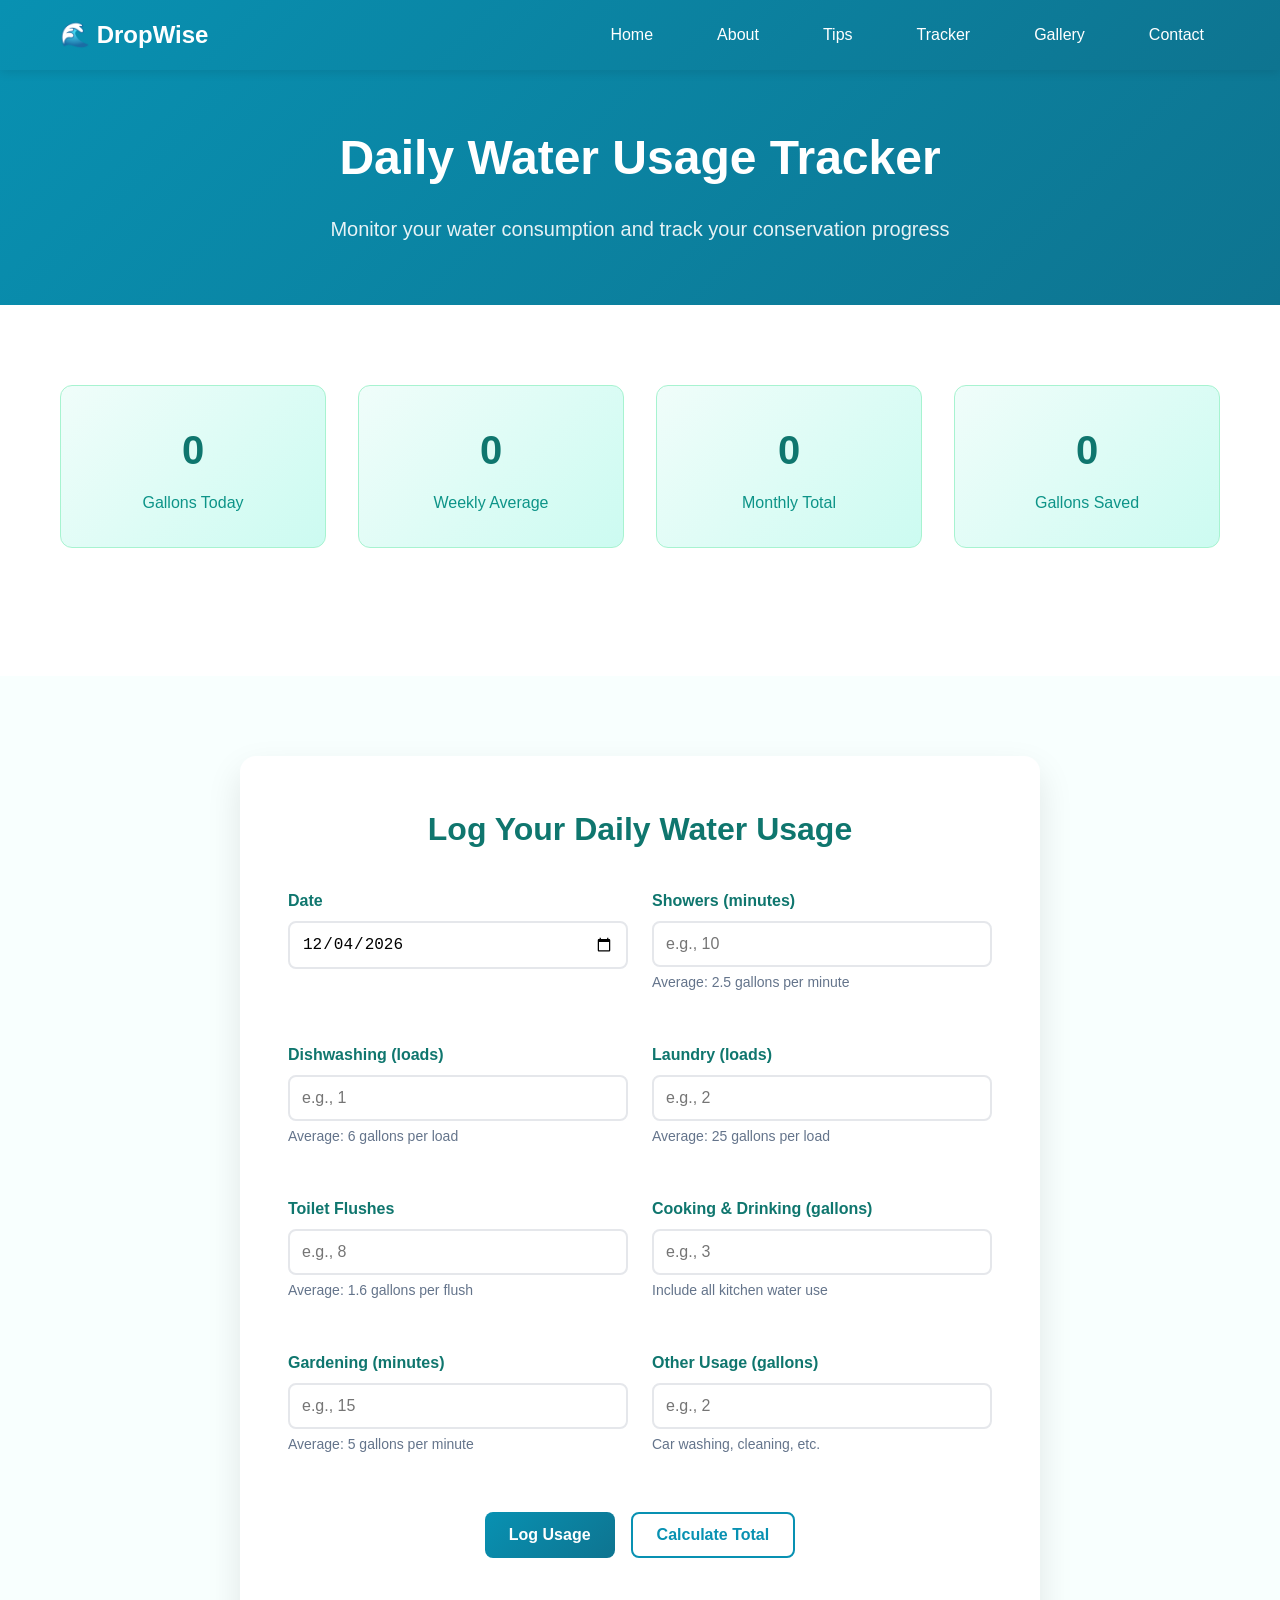
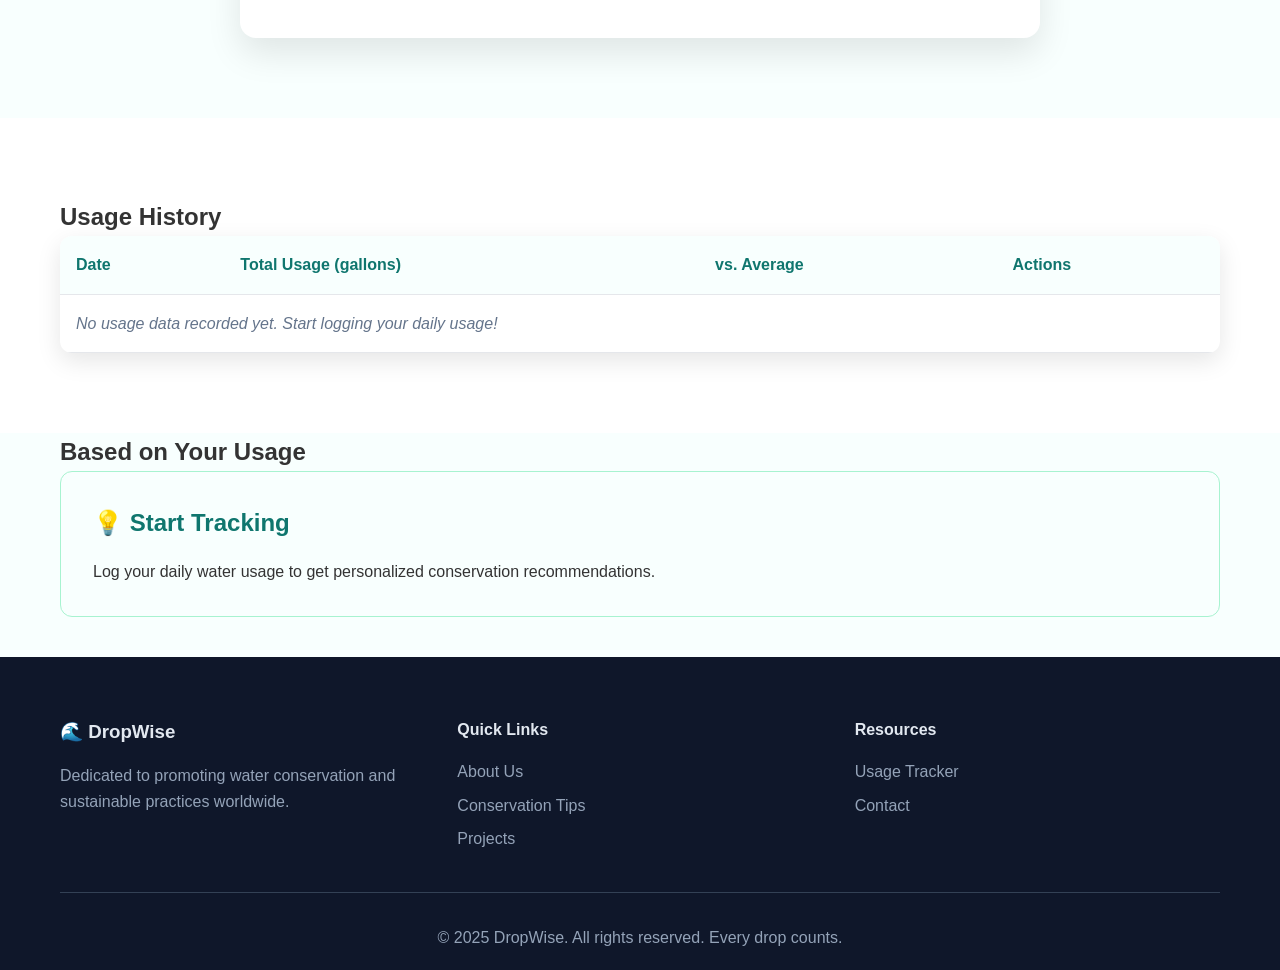
<file: tracker.html>
<!DOCTYPE html>
<html lang="en">
<head>
    <meta charset="UTF-8">
    <meta name="viewport" content="width=device-width, initial-scale=1.0">
    <title>Water Usage Tracker | DropWise</title>
    <link rel="stylesheet" href="styles.css">
</head>
<body>
    <!-- Navigation -->
    <nav class="navbar">
        <div class="nav-container">
            <div class="nav-logo">
                <h2>🌊 DropWise</h2>
            </div>
            <ul class="nav-menu">
                <li><a href="index.html" class="nav-link">Home</a></li>
                <li><a href="about.html" class="nav-link">About</a></li>
                <li><a href="tips.html" class="nav-link">Tips</a></li>
                <li><a href="tracker.html" class="nav-link active">Tracker</a></li>
                <li><a href="gallery.html" class="nav-link">Gallery</a></li>
                <li><a href="contact.html" class="nav-link">Contact</a></li>
            </ul>
            <div class="hamburger">
                <span></span>
                <span></span>
                <span></span>
            </div>
        </div>
    </nav>

    <!-- Page Header -->
    <section class="page-header">
        <div class="container">
            <h1>Daily Water Usage Tracker</h1>
            <p>Monitor your water consumption and track your conservation progress</p>
        </div>
    </section>

    <!-- Tracker Dashboard -->
    <section class="tracker-dashboard">
        <div class="container">
            <div class="dashboard-stats">
                <div class="stat-card">
                    <h3 id="todayUsage">0</h3>
                    <p>Gallons Today</p>
                </div>
                <div class="stat-card">
                    <h3 id="weeklyAverage">0</h3>
                    <p>Weekly Average</p>
                </div>
                <div class="stat-card">
                    <h3 id="monthlyTotal">0</h3>
                    <p>Monthly Total</p>
                </div>
                <div class="stat-card">
                    <h3 id="savings">0</h3>
                    <p>Gallons Saved</p>
                </div>
            </div>
        </div>
    </section>

    <!-- Usage Form -->
    <section class="usage-form">
        <div class="container">
            <div class="form-container">
                <h2>Log Your Daily Water Usage</h2>
                <form id="waterUsageForm">
                    <div class="form-grid">
                        <div class="form-group">
                            <label for="date">Date</label>
                            <input type="date" id="date" name="date" required>
                        </div>
                        
                        <div class="form-group">
                            <label for="showers">Showers (minutes)</label>
                            <input type="number" id="showers" name="showers" min="0" placeholder="e.g., 10">
                            <small>Average: 2.5 gallons per minute</small>
                        </div>

                        <div class="form-group">
                            <label for="dishwashing">Dishwashing (loads)</label>
                            <input type="number" id="dishwashing" name="dishwashing" min="0" placeholder="e.g., 1">
                            <small>Average: 6 gallons per load</small>
                        </div>

                        <div class="form-group">
                            <label for="laundry">Laundry (loads)</label>
                            <input type="number" id="laundry" name="laundry" min="0" placeholder="e.g., 2">
                            <small>Average: 25 gallons per load</small>
                        </div>

                        <div class="form-group">
                            <label for="toilet">Toilet Flushes</label>
                            <input type="number" id="toilet" name="toilet" min="0" placeholder="e.g., 8">
                            <small>Average: 1.6 gallons per flush</small>
                        </div>

                        <div class="form-group">
                            <label for="cooking">Cooking & Drinking (gallons)</label>
                            <input type="number" id="cooking" name="cooking" min="0" step="0.1" placeholder="e.g., 3">
                            <small>Include all kitchen water use</small>
                        </div>

                        <div class="form-group">
                            <label for="gardening">Gardening (minutes)</label>
                            <input type="number" id="gardening" name="gardening" min="0" placeholder="e.g., 15">
                            <small>Average: 5 gallons per minute</small>
                        </div>

                        <div class="form-group">
                            <label for="other">Other Usage (gallons)</label>
                            <input type="number" id="other" name="other" min="0" step="0.1" placeholder="e.g., 2">
                            <small>Car washing, cleaning, etc.</small>
                        </div>
                    </div>

                    <div class="form-actions">
                        <button type="submit" class="btn btn-primary">Log Usage</button>
                        <button type="button" class="btn btn-secondary" onclick="calculateUsage()">Calculate Total</button>
                    </div>

                    <div class="usage-result" id="usageResult" style="display: none;">
                        <h3>Today's Total: <span id="totalUsage">0</span> gallons</h3>
                        <p id="comparisonText"></p>
                    </div>
                </form>
            </div>
        </div>
    </section>

    <!-- Usage History -->
    <section class="usage-history">
        <div class="container">
            <h2>Usage History</h2>
            <div class="history-table">
                <table id="historyTable">
                    <thead>
                        <tr>
                            <th>Date</th>
                            <th>Total Usage (gallons)</th>
                            <th>vs. Average</th>
                            <th>Actions</th>
                        </tr>
                    </thead>
                    <tbody id="historyBody">
                        <tr>
                            <td colspan="4" class="no-data">No usage data recorded yet. Start logging your daily usage!</td>
                        </tr>
                    </tbody>
                </table>
            </div>
        </div>
    </section>

    <!-- Conservation Tips -->
    <section class="tracker-tips">
        <div class="container">
            <h2>Based on Your Usage</h2>
            <div class="tips-grid" id="personalizedTips" style="margin-bottom: 40px;">
                <div class="tip-card">
                    <h3>💡 Start Tracking</h3>
                    <p>Log your daily water usage to get personalized conservation recommendations.</p>
                </div>
            </div>
        </div>
    </section>

    <!-- Footer -->
    <footer class="footer">
        <div class="container">
            <div class="footer-content">
                <div class="footer-section">
                    <h3>🌊 DropWise</h3>
                    <p>Dedicated to promoting water conservation and sustainable practices worldwide.</p>
                </div>
                <div class="footer-section">
                    <h4>Quick Links</h4>
                    <ul>
                        <li><a href="about.html">About Us</a></li>
                        <li><a href="tips.html">Conservation Tips</a></li>
                        <li><a href="gallery.html">Projects</a></li>
                    </ul>
                </div>
                <div class="footer-section">
                    <h4>Resources</h4>
                    <ul>
                        <li><a href="tracker.html">Usage Tracker</a></li>
                        <li><a href="contact.html">Contact</a></li>

                    </ul>
                </div>
            </div>
            <div class="footer-bottom">
                <p>&copy; 2025 DropWise. All rights reserved. Every drop counts.</p>
            </div>
        </div>
    </footer>

    <script src="script.js"></script>
</body>
</html>
</file>
<file: styles.css>
/* Reset and Base Styles */
* {
    margin: 0;
    padding: 0;
    box-sizing: border-box;
    
}

body {
    font-family: 'Segoe UI', Tahoma, Geneva, Verdana, sans-serif;
    line-height: 1.6;
    color: #333;
    background-color: #f8fffe;
    
}

.container {
    max-width: 1200px;
    margin: 0 auto;
    padding: 0 20px;
}

/* Navigation */
.navbar {
    background: linear-gradient(135deg, #0891b2 0%, #0a242c 100%);
    padding: 1rem 0;
    position: fixed;
    top: 0;
    width: 100%;
    z-index: 1000;
    box-shadow: 0 2px 10px rgba(0, 0, 0, 0.1);
}

.nav-container {
    max-width: 1200px;
    margin: 0 auto;
    padding: 0 20px;
    display: flex;
    justify-content: space-between;
    align-items: center;
}

.nav-logo h2 {
    color: white;
    font-size: 1.5rem;
    font-weight: 700;
}

.nav-menu {
    display: flex;
    list-style: none;
    gap: 2rem;
}

.nav-link {
    color: white;
    text-decoration: none;
    font-weight: 500;
    transition: color 0.3s ease;
    padding: 0.5rem 1rem;
    border-radius: 6px;
}

.nav-link:hover{
    background-color: rgba(255, 255, 255, 0.2);
    color: #e0f7fa;
}

.hamburger {
    display: none;
    flex-direction: column;
    cursor: pointer;
}

.hamburger span {
    width: 25px;
    height: 3px;
    background: white;
    margin: 3px 0;
    transition: 0.3s;
}

/* Hero Section */
.hero {
    background: linear-gradient(rgba(0, 0, 0, 0.4), rgba(0, 0, 0, 0.4)),
        url("home.jpg") no-repeat center center/cover;
    padding: 120px 0 80px;
    display: flex;
    align-items: center;
    min-height: 80vh;
}

.hero-content {
    max-width: 1200px;
    margin: 0 auto;
    padding: 0 20px;
    display: grid;
    grid-template-columns: 1fr 1fr;
    gap: 4rem;
    align-items: center;
}

.hero-title {
    font-size: 3.5rem;
    font-weight: 800;
    color: #fff;
    margin-bottom: 1rem;
    line-height: 1.2;
}

.hero-subtitle {
    font-size: 1.25rem;
    color: #fff;
    margin-bottom: 2rem;
    line-height: 1.6;
}

.hero-buttons {
    display: flex;
    gap: 1rem;
    flex-wrap: wrap;
}

.hero-image img {
    width: 100%;
    height: auto;
    border-radius: 12px;
    box-shadow: 0 20px 40px rgba(0, 0, 0, 0.1);
}

/* Buttons */
.btn {
    display: inline-block;
    padding: 12px 24px;
    border-radius: 8px;
    text-decoration: none;
    font-weight: 600;
    transition: all 0.3s ease;
    border: none;
    cursor: pointer;
    font-size: 1rem;
}

.btn-primary {
    background: linear-gradient(135deg, #0891b2 0%, #0e7490 100%);
    color: white;
}

.btn-primary:hover {
    transform: translateY(-2px);
    box-shadow: 0 8px 25px rgba(8, 145, 178, 0.3);
}

.btn-secondary {
    background: transparent;
    color: #0891b2;
    border: 2px solid #0891b2;
}

.btn-secondary:hover {
    background: #0891b2;
    color: white;
}

/* Stats Section */
.stats {
    background: white;
    padding: 80px 0;
}

.stats-grid {
    display: grid;
    grid-template-columns: repeat(auto-fit, minmax(250px, 1fr));
    gap: 2rem;
}

.stat-item {
    text-align: center;
    padding: 2rem;
    border-radius: 12px;
    background: linear-gradient(135deg, #f0fdfa 0%, #ccfbf1 100%);
    border: 1px solid #a7f3d0;
}

.stat-item h3 {
    font-size: 3rem;
    font-weight: 800;
    color: #0f766e;
    margin-bottom: 0.5rem;
}

.stat-item p {
    color: #0d9488;
    font-weight: 500;
}

/* Features Section */
.features {
    padding: 80px 0;
    background: #f8fffe;
}

.section-title {
    text-align: center;
    font-size: 2.5rem;
    font-weight: 700;
    color: #0f766e;
    margin-bottom: 3rem;
}

.features-grid {
    display: grid;
    grid-template-columns: repeat(auto-fit, minmax(300px, 1fr));
    gap: 2rem;
}

.feature-card {
    background: white;
    padding: 2.5rem;
    border-radius: 16px;
    text-align: center;
    box-shadow: 0 10px 30px rgba(0, 0, 0, 0.1);
    transition: transform 0.3s ease;
}

.feature-card:hover {
    transform: translateY(-5px);
}

.feature-icon {
    font-size: 3rem;
    margin-bottom: 1rem;
}

.feature-card h3 {
    font-size: 1.5rem;
    color: #0f766e;
    margin-bottom: 1rem;
}

.feature-card p {
    color: #64748b;
    line-height: 1.6;
}

/* Page Header */
.page-header {
    background: linear-gradient(135deg, #0891b2 0%, #0e7490 100%);
    color: white;
    padding: 120px 0 60px;
    text-align: center;
}

.page-header h1 {
    font-size: 3rem;
    font-weight: 700;
    margin-bottom: 1rem;
}

.page-header p {
    font-size: 1.25rem;
    opacity: 0.9;
}

/* About Content */
.about-content {
    padding: 80px 0;
    background: white;
}

.content-grid {
    display: grid;
    grid-template-columns: 1fr 1fr;
    gap: 4rem;
    align-items: center;
}

.content-text h2 {
    font-size: 2.5rem;
    color: #0f766e;
    margin-bottom: 1.5rem;
}

.content-text h3 {
    font-size: 1.5rem;
    color: #0d9488;
    margin: 2rem 0 1rem;
}

.content-text ul {
    list-style: none;
    padding-left: 0;
}

.content-text li {
    padding: 0.5rem 0;
    border-bottom: 1px solid #e5e7eb;
}

.content-text li:last-child {
    border-bottom: none;
}

.content-image img {
    width: 100%;
    border-radius: 12px;
    box-shadow: 0 15px 35px rgba(0, 0, 0, 0.1);
}

/* Impact Section */
.impact {
    padding: 80px 0;
    background: #f8fffe;
}

.impact-grid {
    display: grid;
    grid-template-columns: repeat(auto-fit, minmax(250px, 1fr));
    gap: 2rem;
}

.impact-card {
    background: white;
    padding: 2rem;
    border-radius: 12px;
    box-shadow: 0 8px 25px rgba(0, 0, 0, 0.1);
}

.impact-card h3 {
    color: #0f766e;
    font-size: 1.5rem;
    margin-bottom: 1rem;
}

/* Solutions Section */
.solutions {
    padding: 80px 0;
    background: white;
}

.solutions-content p {
    font-size: 1.125rem;
    text-align: center;
    margin-bottom: 3rem;
    color: #64748b;
    max-width: 800px;
    margin-left: auto;
    margin-right: auto;
}

.solutions-grid {
    display: grid;
    grid-template-columns: repeat(auto-fit, minmax(250px, 1fr));
    gap: 2rem;
}

.solution-item {
    text-align: center;
    padding: 2rem;
}

.solution-item h4 {
    font-size: 1.25rem;
    color: #0f766e;
    margin-bottom: 1rem;
}

/* Tips Categories */
.tips-categories {
    padding: 80px 0;
    background: white;
}

.category-tabs {
    display: flex;
    justify-content: center;
    gap: 1rem;
    margin-bottom: 3rem;
    flex-wrap: wrap;
}

.tab-btn {
    padding: 12px 24px;
    border: 2px solid #0891b2;
    background: transparent;
    color: #0891b2;
    border-radius: 8px;
    cursor: pointer;
    font-weight: 600;
    transition: all 0.3s ease;
}

.tab-btn.active,
.tab-btn:hover {
    background: #0891b2;
    color: white;
}

.tips-content {
    display: none;
}

.tips-content.active {
    display: block;
}

.tips-grid {
    display: grid;
    grid-template-columns: repeat(auto-fit, minmax(300px, 1fr));
    gap: 2rem;
}

.tip-card {
    background: #f8fffe;
    padding: 2rem;
    border-radius: 12px;
    border: 1px solid #a7f3d0;
}

.tip-icon {
    font-size: 2.5rem;
    margin-bottom: 1rem;
}

.tip-card h3 {
    color: #0f766e;
    font-size: 1.5rem;
    margin-bottom: 1rem;
}

.tip-card ul {
    list-style: none;
    margin-bottom: 1rem;
}

.tip-card li {
    padding: 0.5rem 0;
    position: relative;
    padding-left: 1.5rem;
}

.tip-card li:before {
    content: "💧";
    position: absolute;
    left: 0;
}

.savings {
    background: linear-gradient(135deg, #0891b2 0%, #0e7490 100%);
    color: white;
    padding: 0.5rem 1rem;
    border-radius: 6px;
    font-weight: 600;
    text-align: center;
}

/* Quick Tips */
.quick-tips {
    background: linear-gradient(135deg, #0891b2 0%, #0e7490 100%);
    color: white;
    padding: 60px 0;
}

.quick-tips h2 {
    text-align: center;
    margin-bottom: 2rem;
    font-size: 2rem;
}

.quick-tips-grid {
    display: grid;
    grid-template-columns: repeat(auto-fit, minmax(250px, 1fr));
    gap: 2rem;
}

.quick-tip {
    display: flex;
    align-items: center;
    gap: 1rem;
    background: rgba(255, 255, 255, 0.1);
    padding: 1.5rem;
    border-radius: 8px;
}

.tip-number {
    background: white;
    color: #0891b2;
    width: 40px;
    height: 40px;
    border-radius: 50%;
    display: flex;
    align-items: center;
    justify-content: center;
    font-weight: 700;
    flex-shrink: 0;
}

/* Tracker Styles */
.tracker-dashboard {
    padding: 80px 0;
    background: white;
}

.dashboard-stats {
    display: grid;
    grid-template-columns: repeat(auto-fit, minmax(200px, 1fr));
    gap: 2rem;
    margin-bottom: 3rem;
}

.stat-card {
    background: linear-gradient(135deg, #f0fdfa 0%, #ccfbf1 100%);
    padding: 2rem;
    border-radius: 12px;
    text-align: center;
    border: 1px solid #a7f3d0;
}

.stat-card h3 {
    font-size: 2.5rem;
    color: #0f766e;
    font-weight: 700;
    margin-bottom: 0.5rem;
}

.stat-card p {
    color: #0d9488;
    font-weight: 500;
}

/* Usage Form */
.usage-form {
    padding: 80px 0;
    background: #f8fffe;
}

.form-container {
    max-width: 800px;
    margin: 0 auto;
    background: white;
    padding: 3rem;
    border-radius: 16px;
    box-shadow: 0 15px 35px rgba(0, 0, 0, 0.1);
}

.form-container h2 {
    text-align: center;
    color: #0f766e;
    margin-bottom: 2rem;
    font-size: 2rem;
}

.form-grid {
    display: grid;
    grid-template-columns: repeat(auto-fit, minmax(250px, 1fr));
    gap: 1.5rem;
    margin-bottom: 2rem;
}

.form-group {
    margin-bottom: 1.5rem;
}

.form-group label {
    display: block;
    margin-bottom: 0.5rem;
    color: #0f766e;
    font-weight: 600;
}

.form-group input,
.form-group select,
.form-group textarea {
    width: 100%;
    padding: 12px;
    border: 2px solid #e5e7eb;
    border-radius: 8px;
    font-size: 1rem;
    transition: border-color 0.3s ease;
}

.form-group input:focus,
.form-group select:focus,
.form-group textarea:focus {
    outline: none;
    border-color: #0891b2;
}

.form-group small {
    display: block;
    margin-top: 0.25rem;
    color: #64748b;
    font-size: 0.875rem;
}

.form-actions {
    display: flex;
    gap: 1rem;
    justify-content: center;
    margin-bottom: 2rem;
}

.usage-result {
    background: linear-gradient(135deg, #f0fdfa 0%, #ccfbf1 100%);
    padding: 2rem;
    border-radius: 12px;
    text-align: center;
    border: 1px solid #a7f3d0;
}

.usage-result h3 {
    color: #0f766e;
    font-size: 1.5rem;
    margin-bottom: 1rem;
}

/* Usage History */
.usage-history {
    padding: 80px 0;
    background: white;
}

.history-table {
    background: white;
    border-radius: 12px;
    overflow: hidden;
    box-shadow: 0 8px 25px rgba(0, 0, 0, 0.1);
}

.history-table table {
    width: 100%;
    border-collapse: collapse;
}

.history-table th,
.history-table td {
    padding: 1rem;
    text-align: left;
    border-bottom: 1px solid #e5e7eb;
}

.history-table th {
    background: #f8fffe;
    color: #0f766e;
    font-weight: 600;
}

.no-data {
    text-align: center;
    color: #64748b;
    font-style: italic;
}

/* Gallery Styles */
.gallery-filters {
    padding: 40px 0;
    background: white;
}

.filter-buttons {
    display: flex;
    justify-content: center;
    gap: 1rem;
    flex-wrap: wrap;
}

.filter-btn {
    padding: 10px 20px;
    border: 2px solid #0891b2;
    background: transparent;
    color: #0891b2;
    border-radius: 6px;
    cursor: pointer;
    font-weight: 500;
    transition: all 0.3s ease;
}

.filter-btn.active,
.filter-btn:hover {
    background: #0891b2;
    color: white;
}

.gallery-grid {
    padding: 40px 0 80px;
    background: #f8fffe;
}

.projects-grid {
    display: grid;
    grid-template-columns: repeat(auto-fit, minmax(350px, 1fr));
    gap: 2rem;
}

.project-card {
    background: white;
    border-radius: 16px;
    overflow: hidden;
    box-shadow: 0 10px 30px rgba(0, 0, 0, 0.1);
    transition: transform 0.3s ease;
}

.project-card:hover {
    transform: translateY(-5px);
}

.project-image {
    height: 250px;
    overflow: hidden;
}

.project-image img {
    width: 100%;
    height: 100%;
    object-fit: cover;
}

.project-content {
    padding: 2rem;
}

.project-content h3 {
    color: #0f766e;
    font-size: 1.25rem;
    margin-bottom: 1rem;
}

.project-content p {
    color: #64748b;
    margin-bottom: 1.5rem;
    line-height: 1.6;
}

.project-stats {
    display: flex;
    gap: 1rem;
    flex-wrap: wrap;
}

.stat {
    background: #f0fdfa;
    color: #0d9488;
    padding: 0.5rem 1rem;
    border-radius: 6px;
    font-size: 0.875rem;
    font-weight: 600;
}

/* Success Stories */
.success-stories {
    padding: 80px 0;
    background: white;
}

.stories-grid {
    display: grid;
    grid-template-columns: repeat(auto-fit, minmax(250px, 1fr));
    gap: 2rem;
}

.story-card {
    text-align: center;
    padding: 2rem;
}

.story-number {
    font-size: 3rem;
    font-weight: 800;
    color: #0891b2;
    display: block;
    margin-bottom: 1rem;
}

.story-card h3 {
    color: #0f766e;
    font-size: 1.25rem;
    margin-bottom: 0.5rem;
}

/* Contact Styles */
.contact-content {
    padding: 80px 0;
    background: white;
}

.contact-grid {
    display: grid;
    grid-template-columns: 1fr 1fr;
    gap: 4rem;
}

.contact-info h2 {
    color: #0f766e;
    font-size: 2rem;
    margin-bottom: 1.5rem;
}

.contact-info p {
    color: #64748b;
    margin-bottom: 2rem;
    line-height: 1.6;
}

.contact-methods {
    display: flex;
    flex-direction: column;
    gap: 2rem;
}

.contact-method {
    display: flex;
    align-items: flex-start;
    gap: 1rem;
}

.method-icon {
    font-size: 1.5rem;
    background: #f0fdfa;
    padding: 1rem;
    border-radius: 8px;
    flex-shrink: 0;
}

.method-details h3 {
    color: #0f766e;
    margin-bottom: 0.5rem;
}

.method-details p {
    color: #0d9488;
    font-weight: 600;
    margin-bottom: 0.25rem;
}

.method-details small {
    color: #64748b;
}

.suggestion-form {
    background: #f8fffe;
    padding: 2.5rem;
    border-radius: 16px;
    border: 1px solid #a7f3d0;
}

.suggestion-form h2 {
    color: #0f766e;
    margin-bottom: 2rem;
    text-align: center;
}

.checkbox-group {
    display: flex;
    align-items: flex-start;
    gap: 0.75rem;
}

.checkbox-label {
    display: flex;
    align-items: flex-start;
    gap: 0.75rem;
    cursor: pointer;
    line-height: 1.5;
}

.checkbox-label input[type="checkbox"] {
    width: auto;
    margin: 0;
}

.form-success {
    background: linear-gradient(135deg, #f0fdfa 0%, #ccfbf1 100%);
    padding: 2rem;
    border-radius: 12px;
    text-align: center;
    border: 1px solid #a7f3d0;
}

.form-success h3 {
    color: #0f766e;
    margin-bottom: 1rem;
}

/* FAQ Section */
.faq-section {
    padding: 80px 0;
    background: #f8fffe;
}

.faq-grid {
    display: grid;
    grid-template-columns: repeat(auto-fit, minmax(300px, 1fr));
    gap: 2rem;
}

.faq-item {
    background: white;
    padding: 2rem;
    border-radius: 12px;
    box-shadow: 0 8px 25px rgba(0, 0, 0, 0.1);
}

.faq-item h3 {
    color: #0f766e;
    margin-bottom: 1rem;
    font-size: 1.125rem;
}

.faq-item p {
    color: #64748b;
    line-height: 1.6;
}

/* CTA Sections */
.cta,
.contact-cta {
    background: linear-gradient(135deg, #0891b2 0%, #0e7490 100%);
    color: white;
    padding: 80px 0;
    text-align: center;
}

.cta h2,
.contact-cta h2 {
    font-size: 2.5rem;
    margin-bottom: 1rem;
}

.cta p,
.contact-cta p {
    font-size: 1.25rem;
    margin-bottom: 2rem;
    opacity: 0.9;
}

.cta-buttons {
    display: flex;
    gap: 1rem;
    justify-content: center;
    flex-wrap: wrap;
}

/* Footer */
.footer {
    background: #0f172a;
    color: white;
    padding: 60px 0 20px;
}

.footer-content {
    display: grid;
    grid-template-columns: repeat(auto-fit, minmax(250px, 1fr));
    gap: 2rem;
    margin-bottom: 2rem;
}

.footer-section h3,
.footer-section h4 {
    margin-bottom: 1rem;
    color: #e2e8f0;
}

.footer-section p {
    color: #94a3b8;
    line-height: 1.6;
}

.footer-section ul {
    list-style: none;
}

.footer-section ul li {
    margin-bottom: 0.5rem;
}

.footer-section ul li a {
    color: #94a3b8;
    text-decoration: none;
    transition: color 0.3s ease;
}

.footer-section ul li a:hover {
    color: #0891b2;
}

.footer-bottom {
    border-top: 1px solid #334155;
    padding-top: 2rem;
    text-align: center;
    color: #94a3b8;
}

/* Responsive Design */
@media (max-width: 768px) {
    .hamburger {
        display: flex;
    }

    .nav-menu {
        display: none;
    }

    .hero-content {
        grid-template-columns: 1fr;
        text-align: center;
    }

    .hero-title {
        font-size: 2.5rem;
    }

    .content-grid,
    .contact-grid {
        grid-template-columns: 1fr;
        gap: 2rem;
    }

    .category-tabs {
        flex-direction: column;
        align-items: center;
    }

    .form-grid {
        grid-template-columns: 1fr;
    }

    .projects-grid {
        grid-template-columns: 1fr;
    }

    .page-header h1 {
        font-size: 2rem;
    }

    .section-title {
        font-size: 2rem;
    }
}

@media (max-width: 480px) {
    .container {
        padding: 0 15px;
    }

    .hero-title {
        font-size: 2rem;
    }

    .hero-subtitle {
        font-size: 1rem;
    }

    .hero-buttons {
        flex-direction: column;
        align-items: center;
    }

    .btn {
        width: 100%;
        max-width: 300px;
        text-align: center;
    }

    .form-container {
        padding: 2rem 1.5rem;
    }

    .stats-grid {
        grid-template-columns: 1fr;
    }

    .quick-tips-grid {
        grid-template-columns: 1fr;
    }

    .dashboard-stats {
        grid-template-columns: repeat(2, 1fr);
    }
}

/* Utility Classes */
.text-center {
    text-align: center;
}

.mb-2 {
    margin-bottom: 1rem;
}

.mb-4 {
    margin-bottom: 2rem;
}

.hidden {
    display: none;
}

.fade-in {
    animation: fadeIn 0.5s ease-in;
}

@keyframes fadeIn {
    from {
        opacity: 0;
        transform: translateY(20px);
    }

    to {
        opacity: 1;
        transform: translateY(0);
    }
}

/* Fix tip-card alignment */
.tip-card {
    background: #f8fffe;
    padding: 2rem;
    border-radius: 12px;
    border: 1px solid #a7f3d0;
    display: flex;               /* make it a flexbox */
    flex-direction: column;      /* stack content vertically */
    justify-content: space-between;
    height: 100%;                /* all cards equal height */
}

.tip-card ul {
    flex-grow: 1; /* allows the list to take up space */
    margin-bottom: 1rem;
}

.savings {
    margin-top: auto; /* push to bottom */
    background: linear-gradient(135deg, #0891b2 0%, #0e7490 100%);
    color: white;
    padding: 0.5rem 1rem;
    border-radius: 6px;
    font-weight: 600;
    text-align: center;
}
</file>
